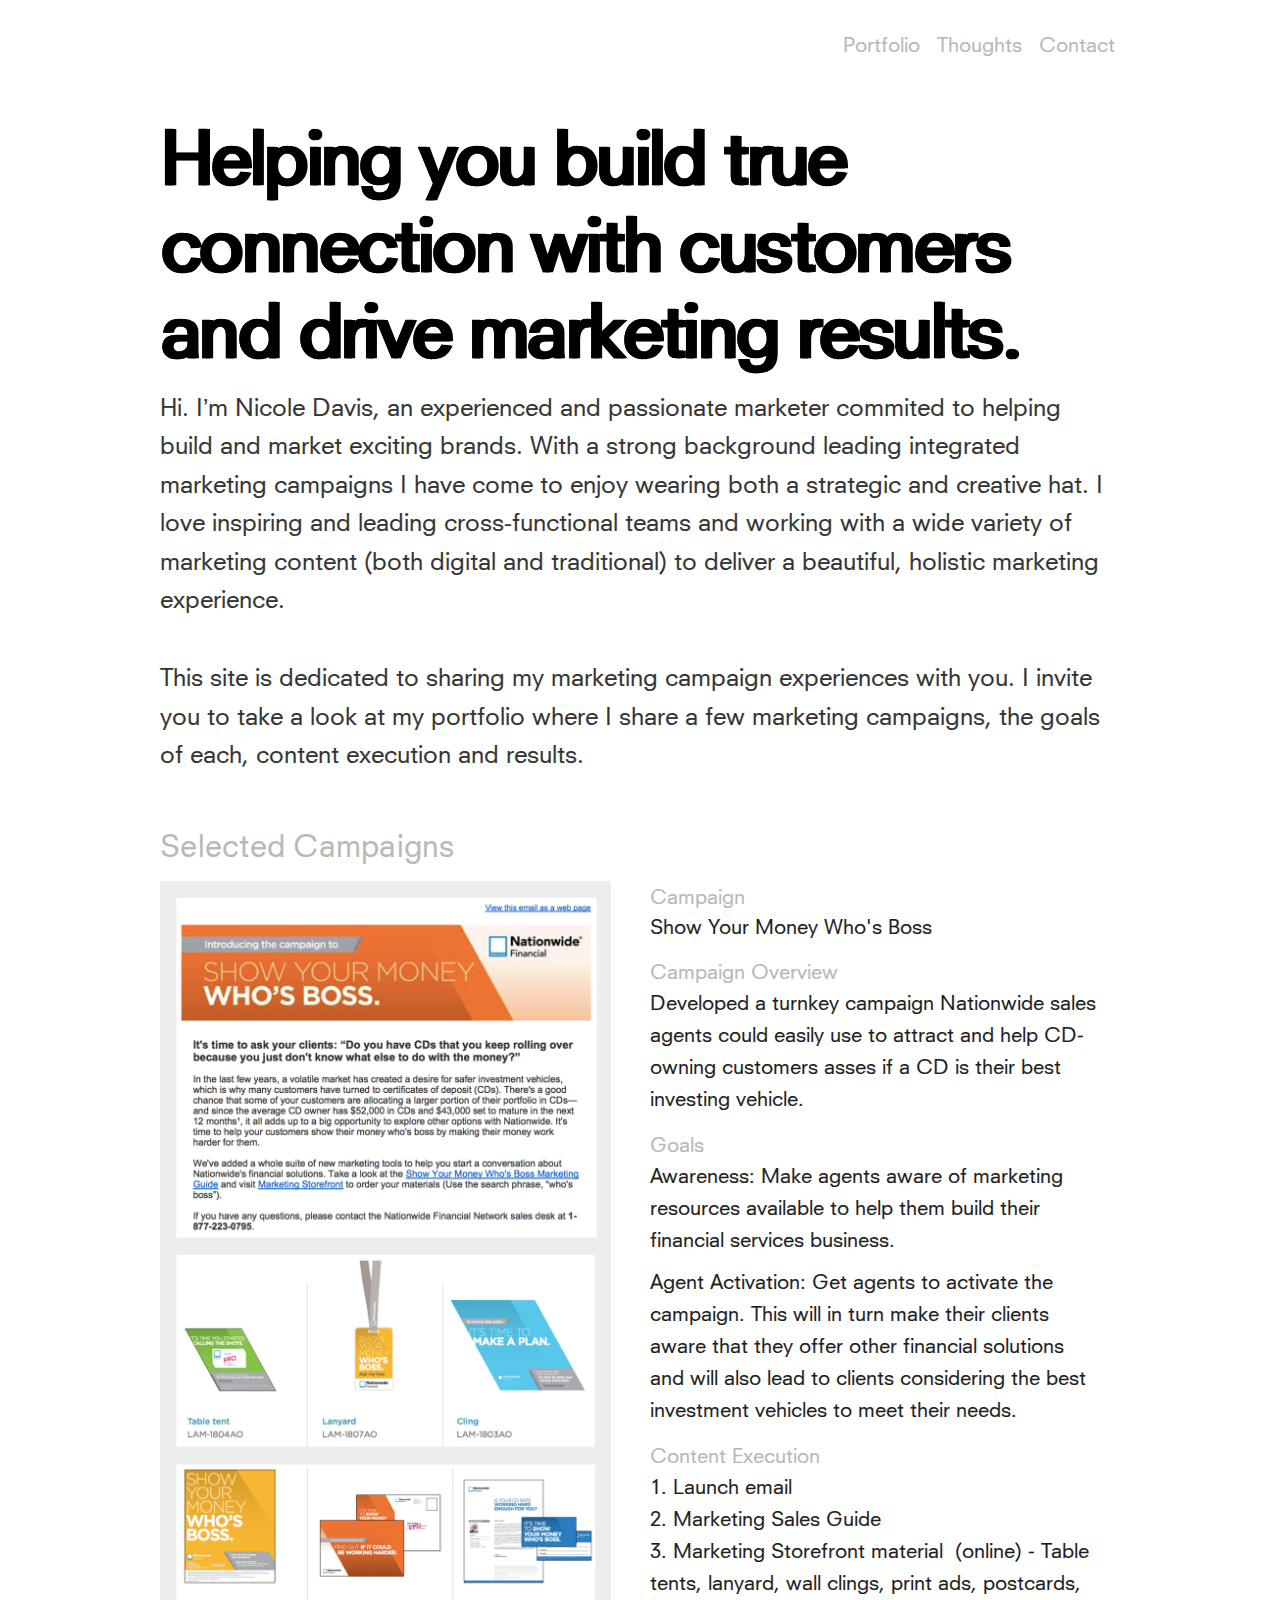
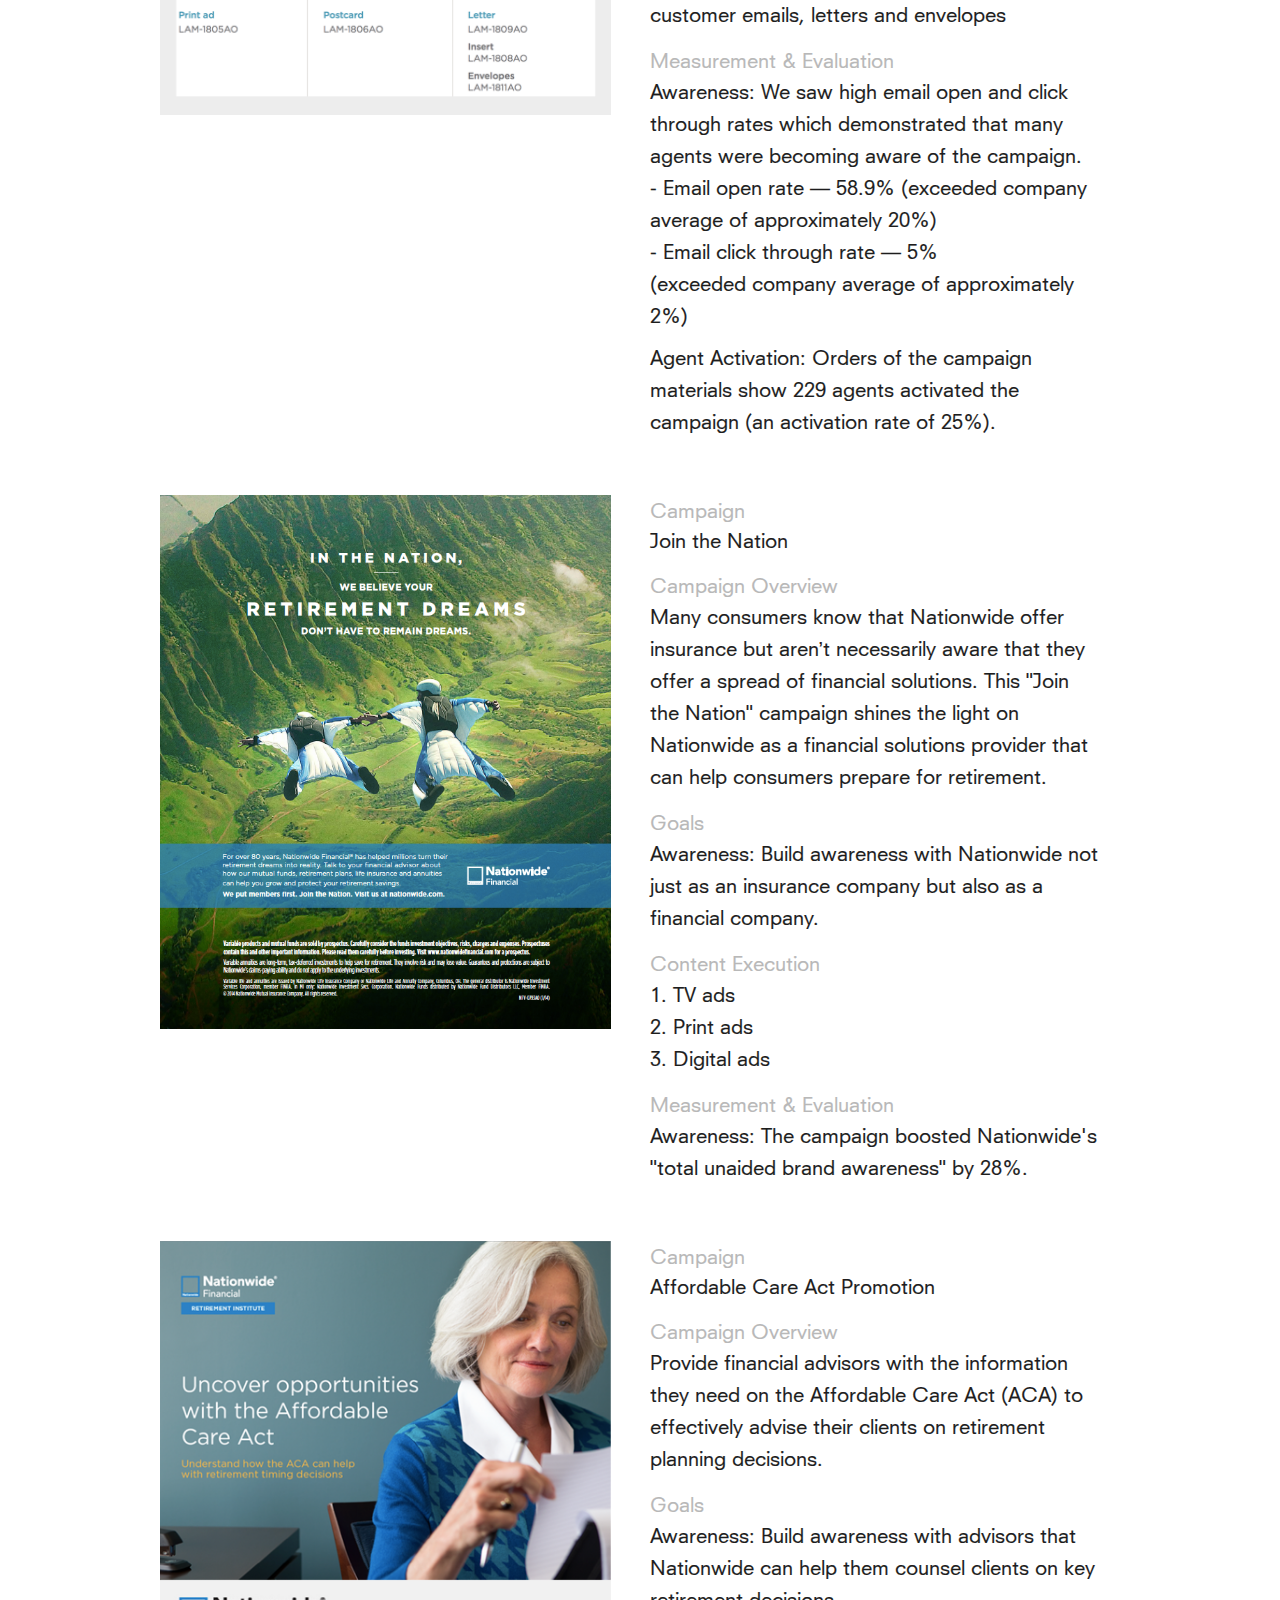
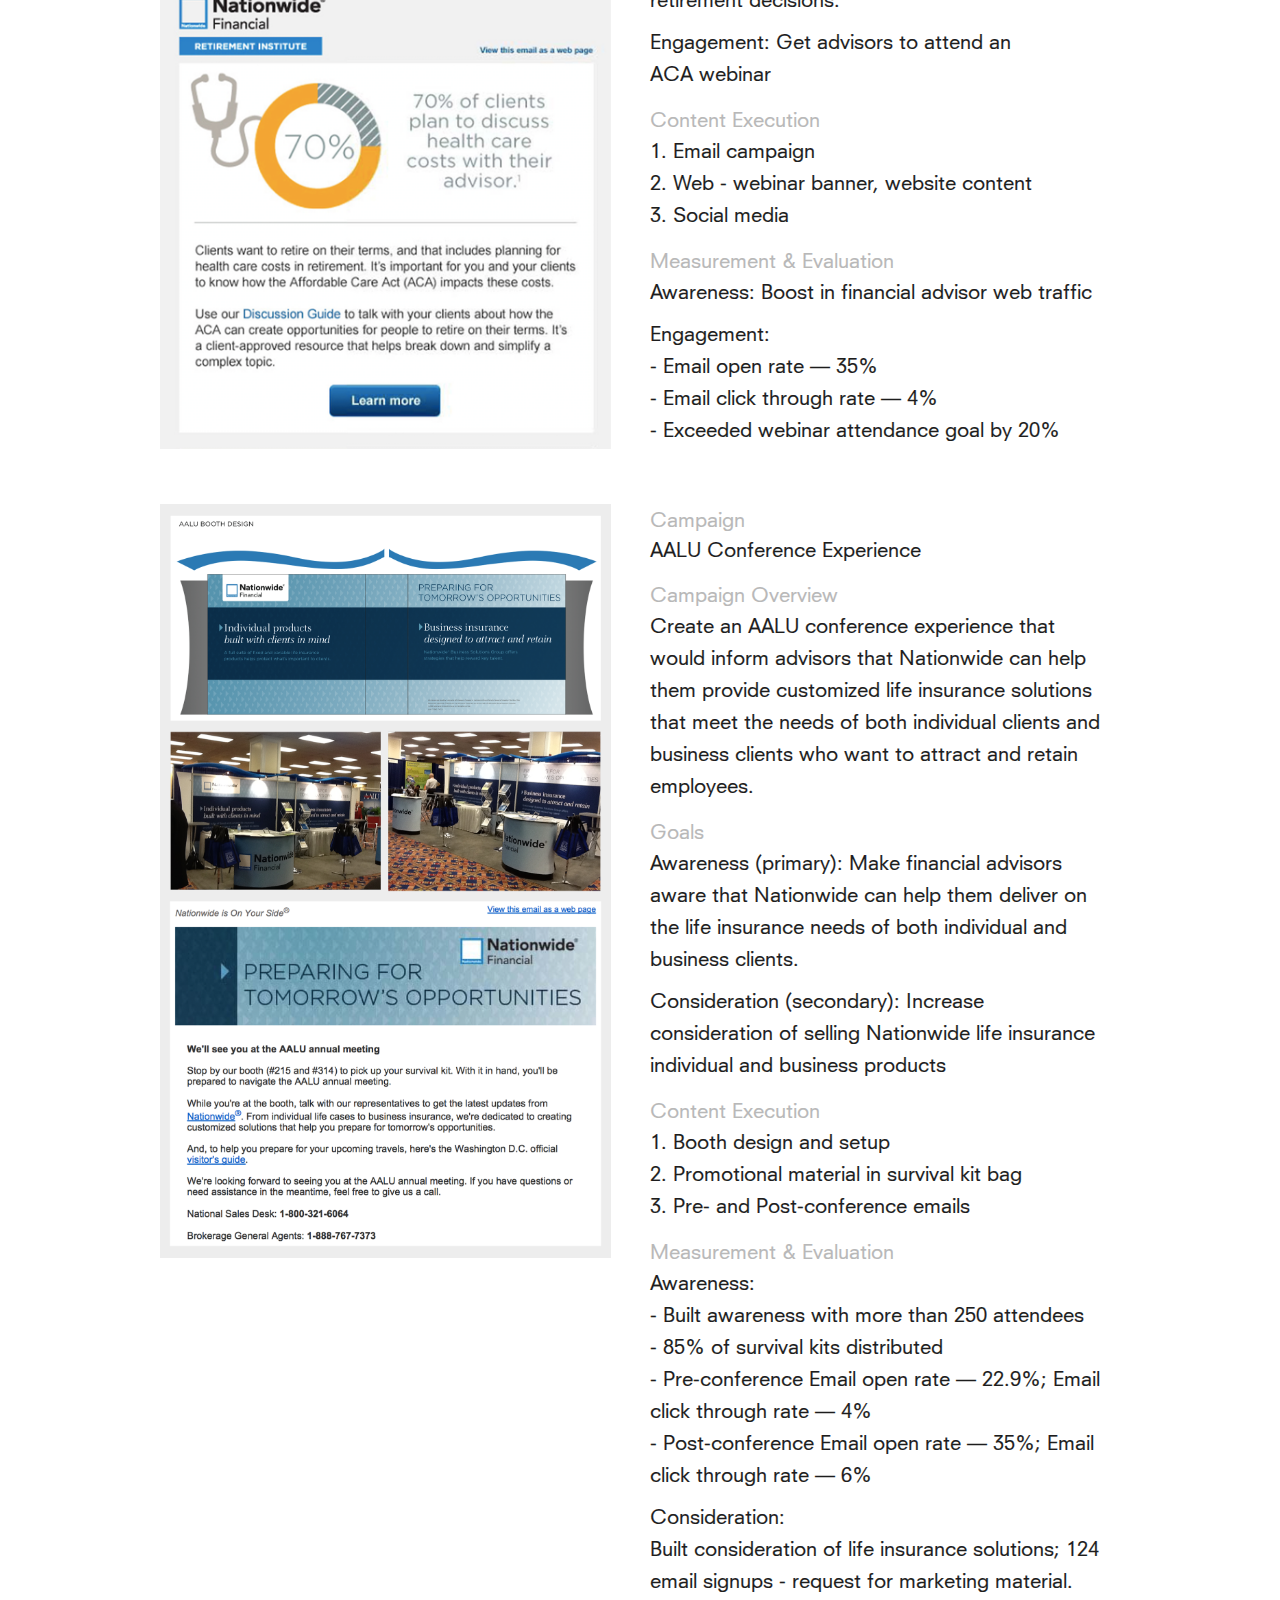
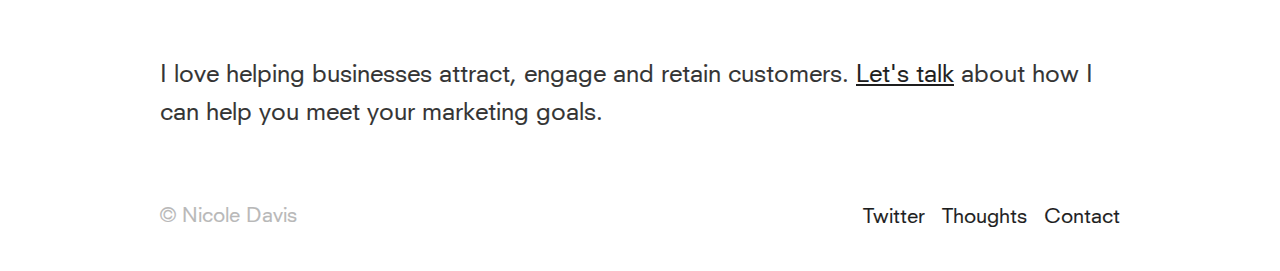
<file: index.html>
<!DOCTYPE html>
<html lang="en">
<head>
  <meta charset="utf-8">
  <title>Marketing Campaign Manager</title>
  <meta name="description" content="Marketing Campaign Manager">
  <meta name="author" content="Nicole Davis">

  <meta name="viewport" content="width=device-width, initial-scale=1">

  <link rel="stylesheet" href="css/normalize.css">
  <link rel="stylesheet" href="css/skeleton.css">
  <link rel="stylesheet" href="css/custom.css">

  <link rel="icon" type="image/png" href="images/favicon.png">
</head>
<body>
  <header>
    <div class="container">
      <div class="row">
        <div class="eleven column">
            <ul>
              <li><a href="#portfolio">Portfolio</a></li>
              <li><a href="https://medium.com/@nicolefdavis" target="_blank">Thoughts</a></li>
              <li><a href="mailto:nicolefthomas@gmail.com?subject=Hello Nicole">Contact</a></li>
            </ul>
        </div>
      </div>
    </div>
  </header>

  <section class="hero">
    <div class="container">
      <div class="row">
        <div class="eleven column">
            <h1>Helping you build true connection with customers and drive marketing results.</h1>

            <p>Hi. I’m Nicole Davis, an experienced and passionate marketer commited to helping build and market exciting brands. With a strong background leading integrated marketing campaigns I have come to enjoy wearing both a strategic and creative hat. I love inspiring and leading cross-functional teams and working with a wide variety of marketing content (both digital and traditional) to deliver a beautiful, holistic marketing experience.</p>

            <p>This site is dedicated to sharing my marketing campaign experiences with you. I invite you to take a look at my portfolio where I share a few marketing campaigns, the goals of each, content execution and results.</p>
        </div>
      </div>
    </div>
  </section>

  <section id="portfolio" class="projects categories">
    <div class="container">
      <div class="row">
        <h2>Selected Campaigns</h2>

        <ul>
          <li class="one-half column category" style="margin-left: 0;">
            <img class="u-max-full-width" src="images/campaign-show-your-money-whos-boss.png"/>
          </li>

          <li class="one-half column category">
            <span class="description">Campaign</span>
            <span class="entity">Show Your Money Who's Boss</span>

            <section class="campaign-description">
              <span class="description">Campaign Overview</span>
              <p>Developed a turnkey campaign Nationwide sales agents could easily use to attract and help CD-owning customers asses if a CD is their best investing vehicle.</p>
            </section>

            <section class="campaign-description">
              <span class="description">Goals</span>
              <p>Awareness: Make agents aware of marketing resources available to help them build their financial services business.</p>
              <p>Agent Activation: Get agents to activate the campaign. This will in turn make their clients aware that they offer other financial solutions and will also lead to clients considering the best investment vehicles to meet their needs.</p>
            </section>

            <section class="campaign-description">
              <span class="description">Content Execution</span>
              <p>1. Launch email 
                <br>2. Marketing Sales Guide
                <br>3. Marketing Storefront material  (online) - Table tents, lanyard, wall clings, print ads, postcards, customer emails, letters and envelopes
              </p>
            </section>

            <section class="campaign-description">
              <span class="description">Measurement & Evaluation</span>
              <p>Awareness: We saw high email open and click through rates which demonstrated that many agents were becoming aware of the campaign.
                 <br>- Email open rate — 58.9% (exceeded company average of approximately 20%)
                 <br>- Email click through rate — 5% (exceeded company average of approximately 2%)
              </p>
              <p>Agent Activation: Orders of the campaign materials show 229 agents activated the campaign (an activation rate of 25%).</p>
            </section>

          </li>

          <li class="one-half column category" style="margin-left: 0;">
            <img class="u-max-full-width" src="images/unlock-print.png"/>
          </li>

          <li class="one-half column category">
            <span class="description">Campaign</span>
            <span class="entity">Join the Nation</span>

            <section class="campaign-description">
              <span class="description">Campaign Overview</span>
              <p>Many consumers know that Nationwide offer insurance but aren’t necessarily aware that they offer a spread of financial solutions. This "Join the Nation" campaign shines the light on Nationwide as a financial solutions provider that can help consumers prepare for retirement.</p>
            </section>

            <section class="campaign-description">
              <span class="description">Goals</span>
              <p>Awareness: Build awareness with Nationwide not just as an insurance company but also as a financial company.</p>

            <section class="campaign-description">
              <span class="description">Content Execution</span>
              <p>1. TV ads
                <br>2. Print ads
                <br>3. Digital ads
            </section>

            <section class="campaign-description">
              <span class="description">Measurement & Evaluation</span>
              <p>Awareness: The campaign boosted Nationwide's "total unaided brand awareness" by 28%.</p>
            </section>
          </li>

          <li class="one-half column category" style="margin-left: 0;">
            <img class="u-max-full-width" src="images/campaign-affordable-care-act-promotion.png"/>
          </li>

          <li class="one-half column category">
            <span class="description">Campaign</span>
            <span class="entity">Affordable Care Act Promotion</span>

            <section class="campaign-description">
              <span class="description">Campaign Overview</span>
              <p>Provide financial advisors with the information they need on the Affordable Care Act (ACA) to effectively advise their clients on retirement planning decisions.</p>
            </section>

            <section class="campaign-description">
              <span class="description">Goals</span>
              <p>Awareness: Build awareness with advisors that Nationwide can help them counsel clients on key retirement decisions.</p>
              <p>Engagement: Get advisors to attend an ACA webinar</p>
            </section>

            <section class="campaign-description">
              <span class="description">Content Execution</span>
              <p>1. Email campaign 
                <br>2. Web - webinar banner, website content
                <br>3. Social media 
              </p>
            </section>

            <section class="campaign-description">
              <span class="description">Measurement & Evaluation</span>
              <p>Awareness: Boost in financial advisor web traffic</p>
              <p>Engagement: 
              <br>- Email open rate — 35% 
              <br>- Email click through rate — 4% 
              <br>- Exceeded webinar attendance goal by 20%</p>
            </section>
          </li>

          <li class="one-half column category" style="margin-left: 0;">
            <img class="u-max-full-width" src="images/booth-design-aalu-conference.png"/>
          </li>

          <li class="one-half column category">
            <span class="description">Campaign</span>
            <span class="entity">AALU Conference Experience</span>

            <section class="campaign-description">
              <span class="description">Campaign Overview</span>
              <p>Create an AALU conference experience that would inform advisors that Nationwide can help them provide customized life insurance solutions that meet the needs of both individual clients and business clients who want to attract and retain employees.</p>
            </section>

            <section class="campaign-description">
              <span class="description">Goals</span>
              <p>Awareness (primary): Make financial advisors aware that Nationwide can help them deliver on the life insurance needs of both individual and business clients.</p>
              <p>Consideration (secondary): Increase consideration of selling Nationwide life insurance individual and business products</p>
            </section>

            <section class="campaign-description">
              <span class="description">Content Execution</span>
              <p>1. Booth design and setup 
                <br>2. Promotional material in survival kit bag
                <br>3. Pre- and Post-conference emails
              </p>
            </section>

            <section class="campaign-description">
              <span class="description">Measurement & Evaluation</span>
              <p>Awareness:
               <br>- Built awareness with more than 250 attendees
               <br>- 85% of survival kits distributed
               <br>- Pre-conference Email open rate — 22.9%;  Email click through rate — 4%
               <br>- Post-conference Email open rate — 35%;  Email click through rate — 6%
              </p>
              <p>Consideration:  
               <br>Built consideration of life insurance solutions; 124 email signups - request for marketing material.
              </p>
            </section>
          </li>
        </ul>
      </div>
    </div>
  </section>

  <section class="expertise">
    <div class="container">

      <div class="row">
        <div class="eleven column">
          <p>I love helping businesses attract, engage and retain customers.
          <a href="mailto:nicolefthomas@gmail.com?subject=Hello Nicole">Let's talk</a> about how I can help you meet your marketing goals.</p>
        </div>
      </div>
    </div>
  </section>

  <footer>
    <div class="container">
      <div class="row">
        <div class="eleven column">
          <ul class="social">
            <li><a href="https://twitter.com/nicolefdavis" target="_blank">Twitter</a></li>
            <li><a href="https://medium.com/@nicolefdavis" target="_blank">Thoughts</a></li>
            <li><a href="mailto:nicolefthomas@gmail.com?subject=Hello Nicole">Contact</a></li>

            <li class="copyright">© Nicole Davis</li>
          </ul>
        </div>
      </div>
    </div>
  </footer>

</body>
</html>
</file>
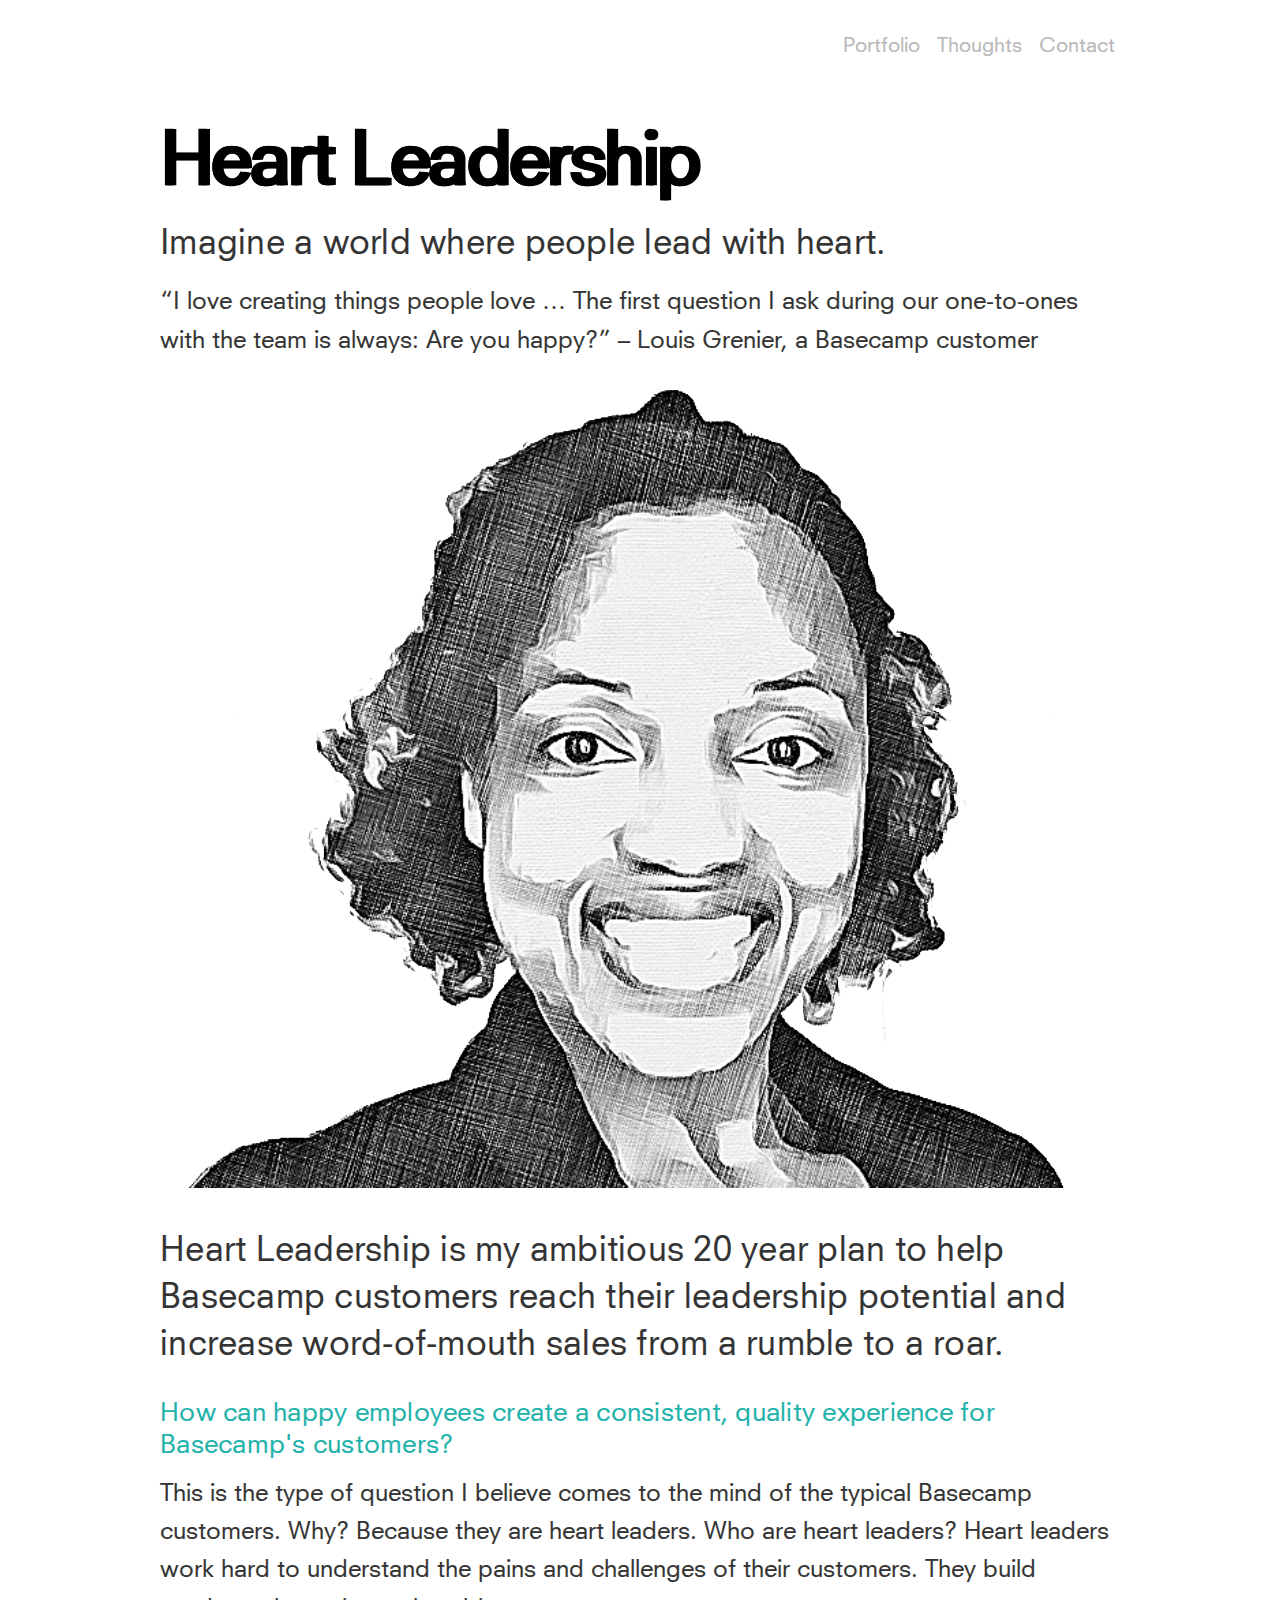
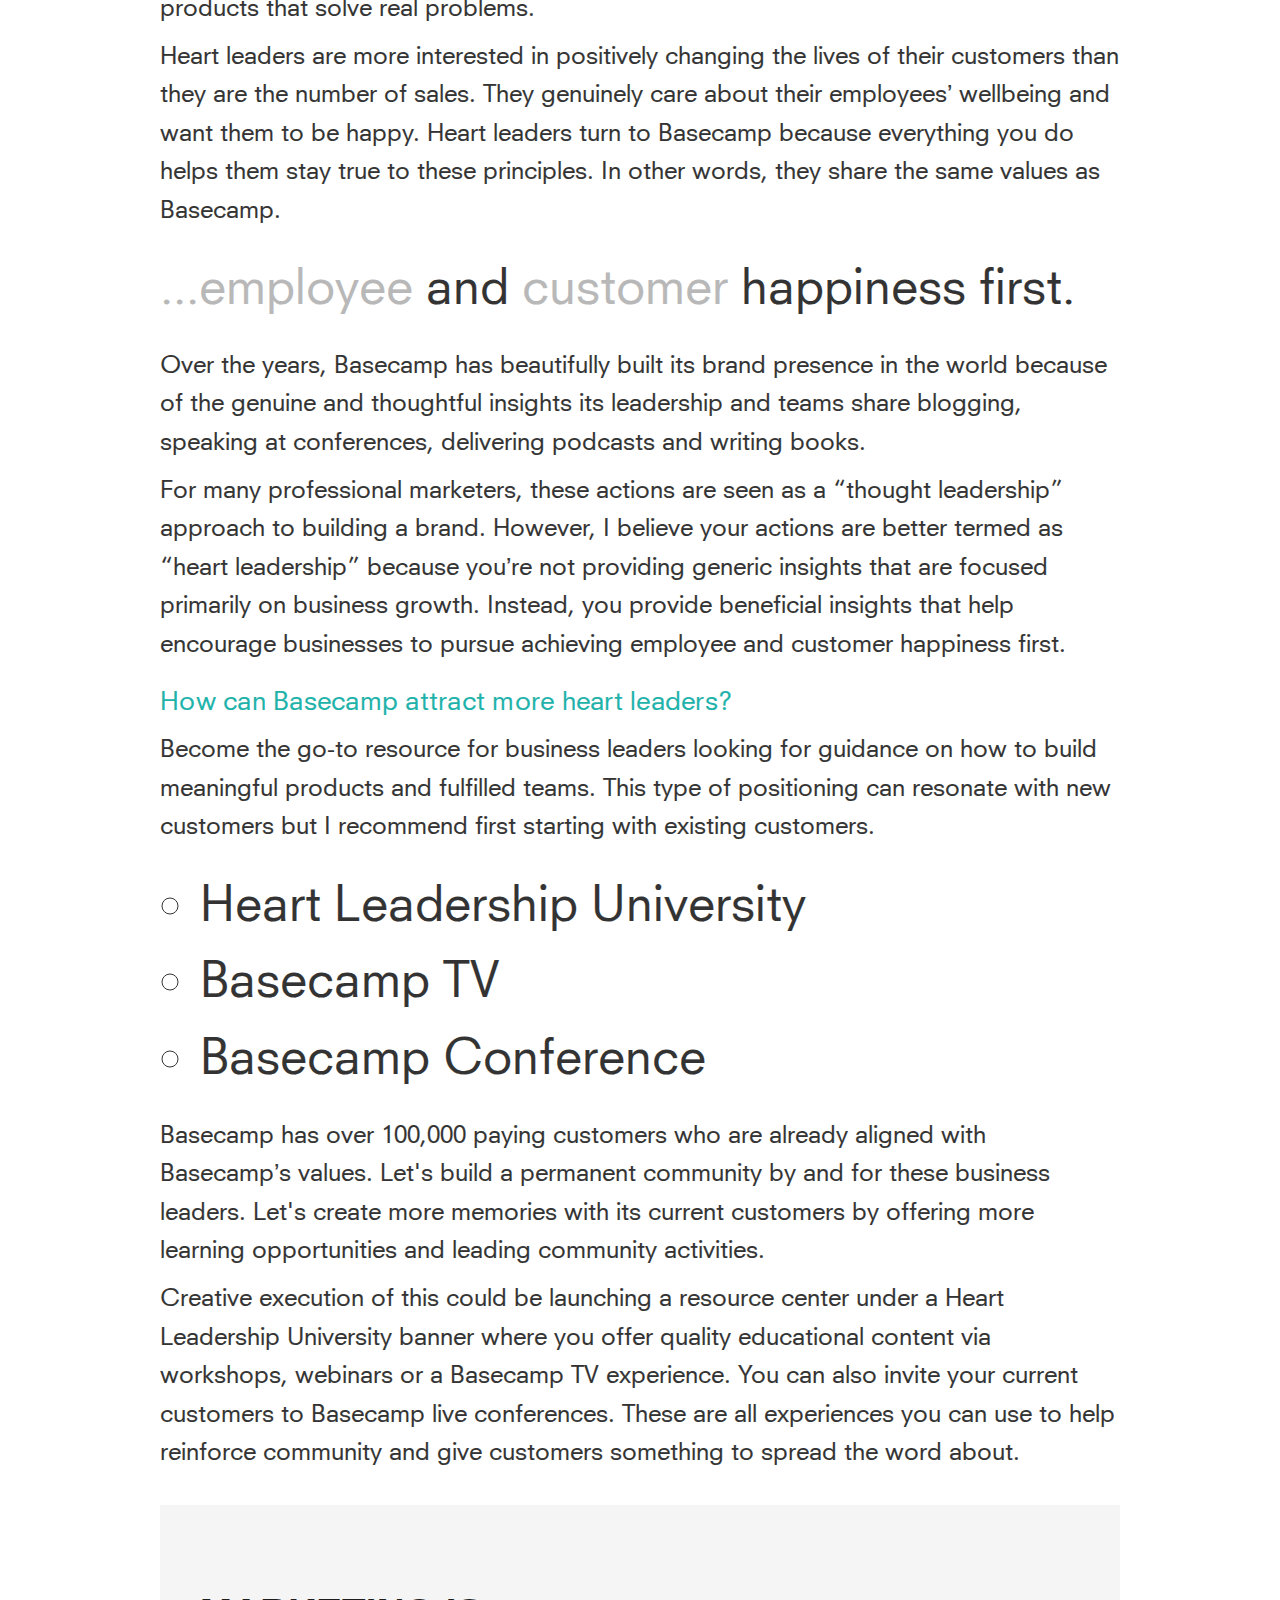
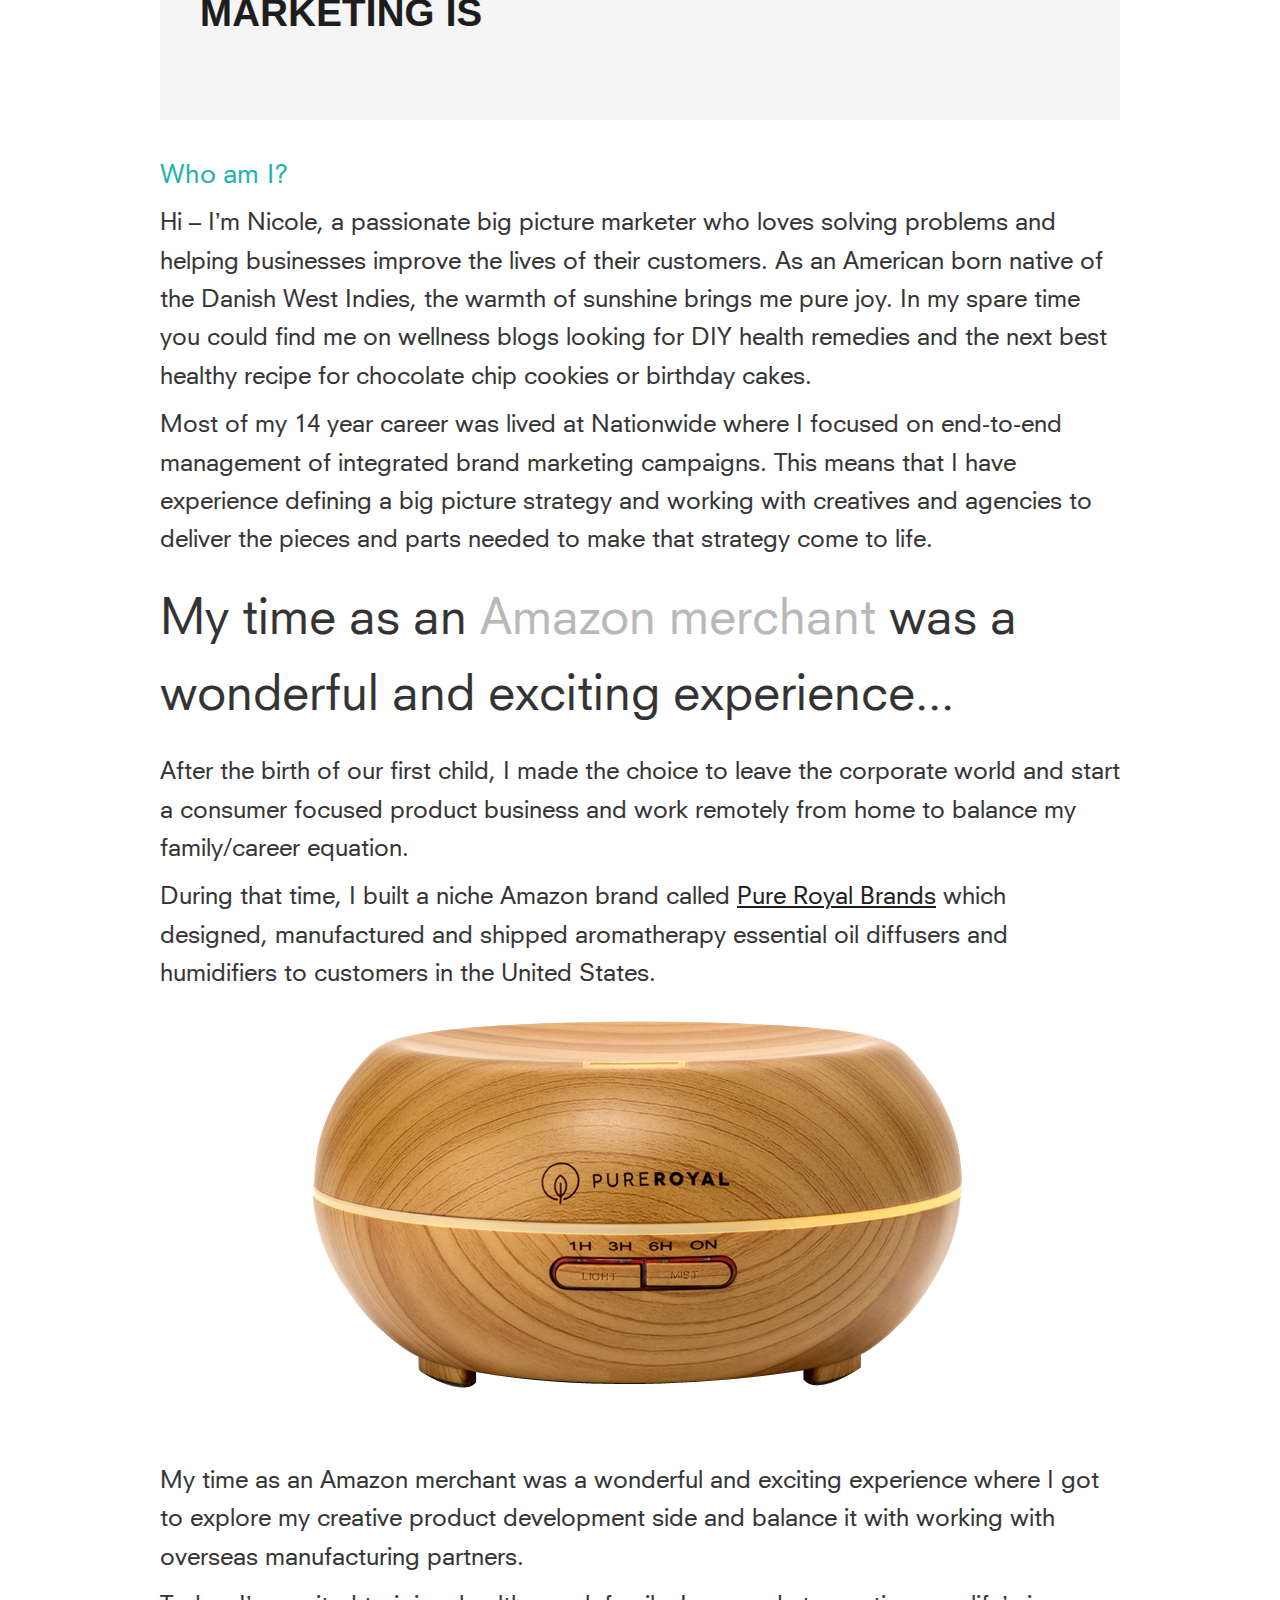
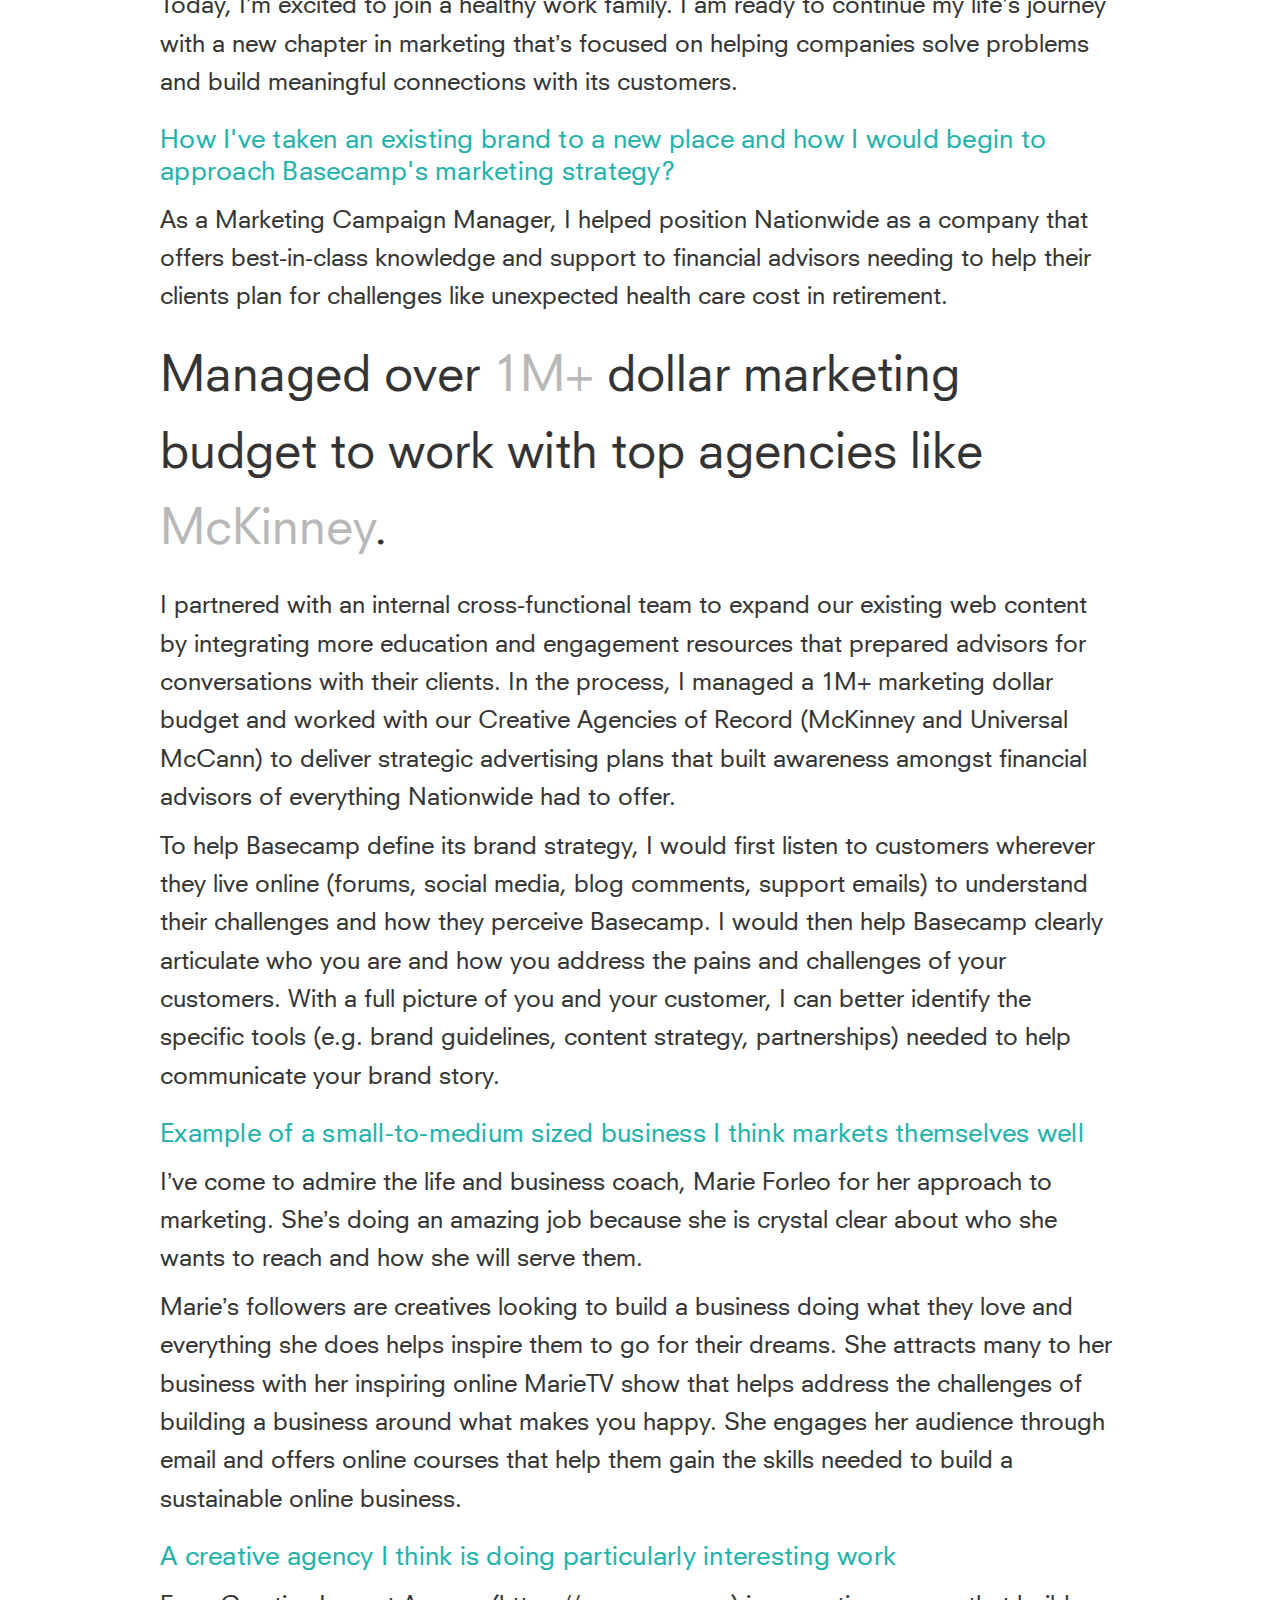
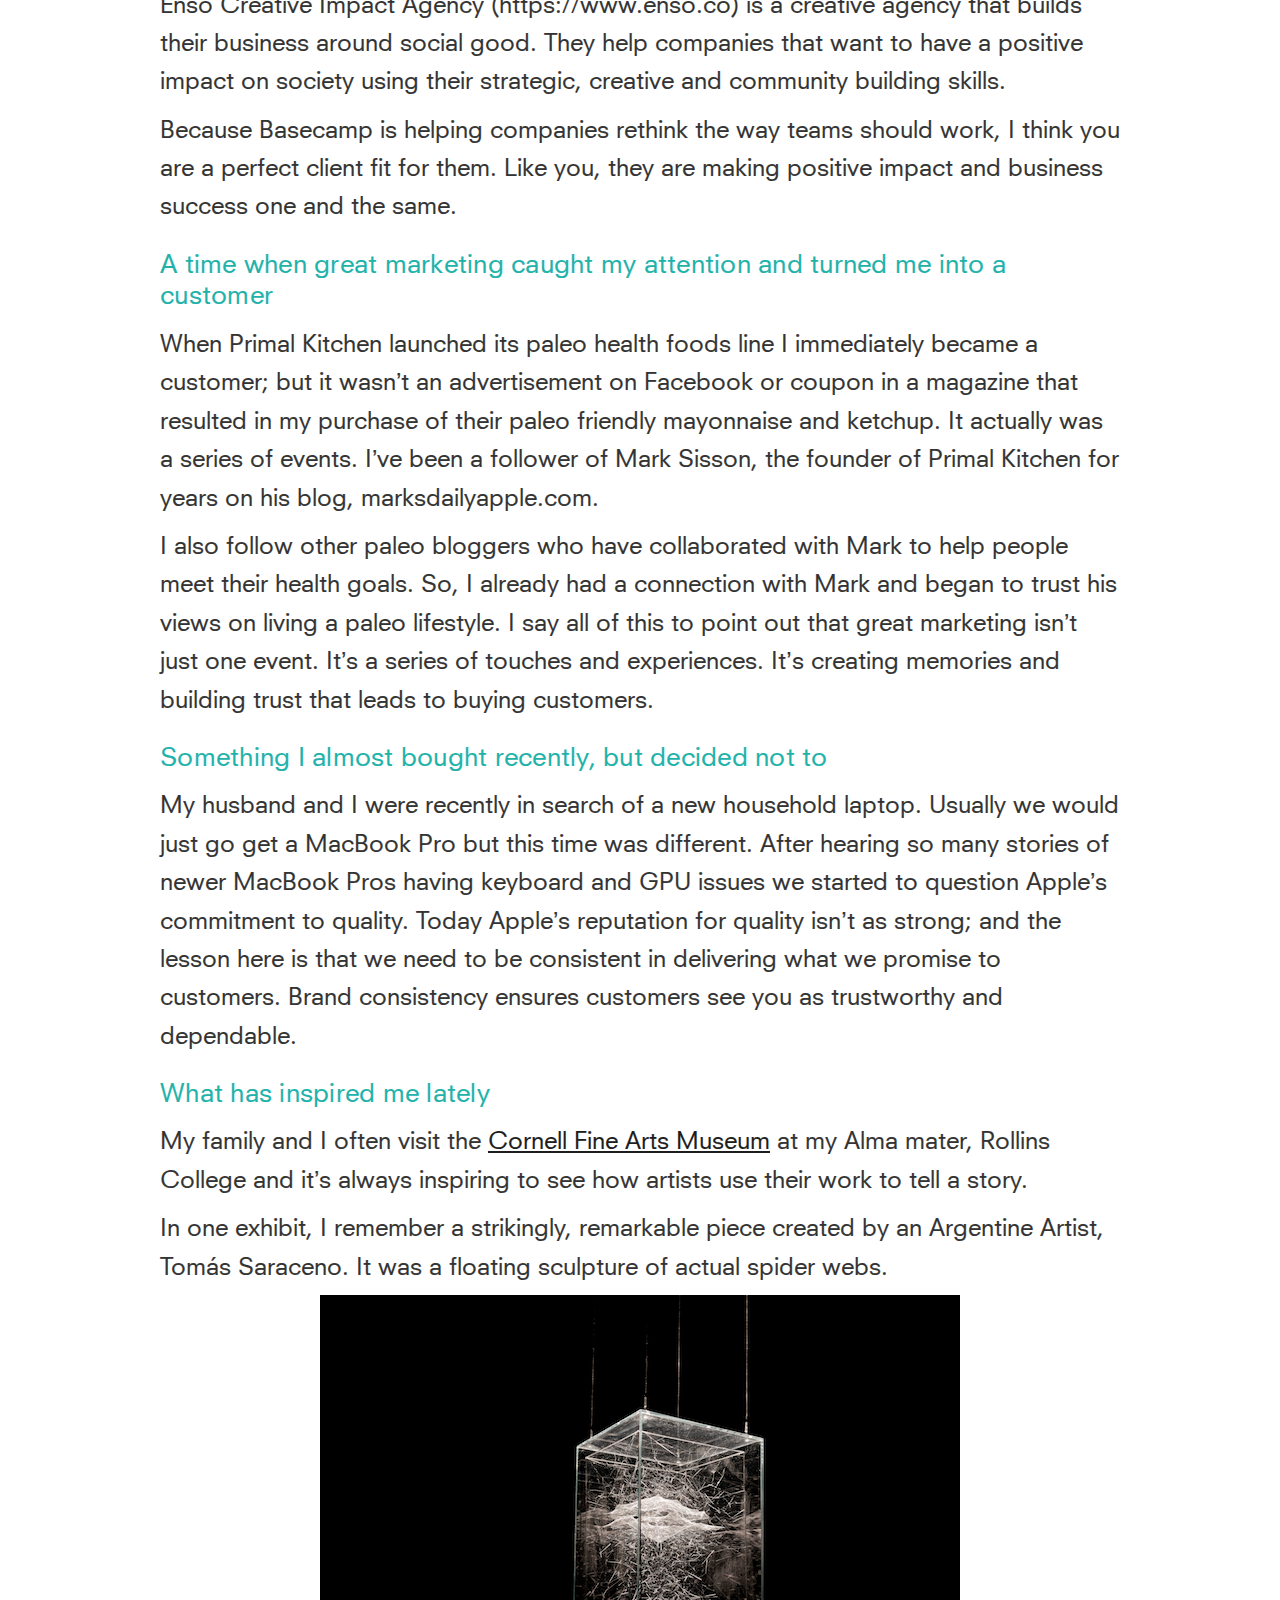
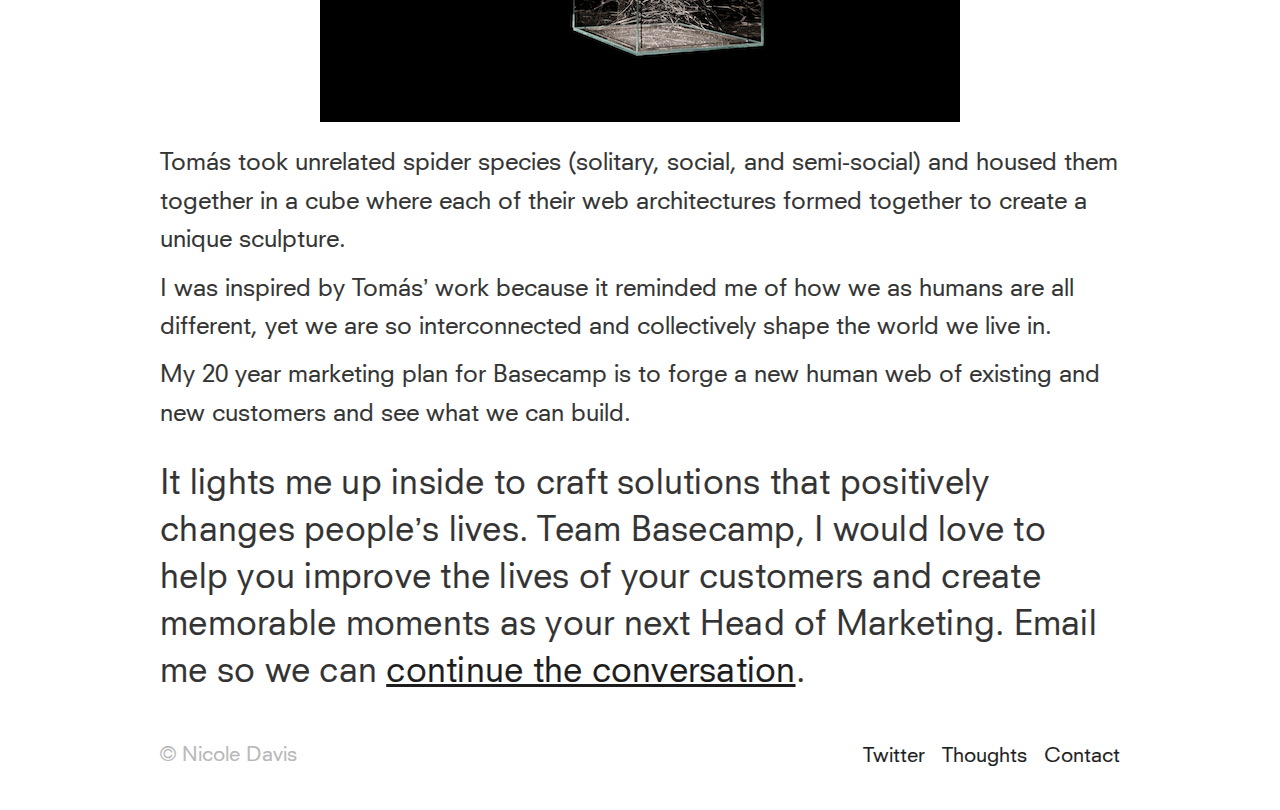
<file: basecamp/index.html>
<!DOCTYPE html>
<html lang="en">
<head>
  <meta charset="utf-8">
  <title>Head of Marketing</title>
  <meta name="description" content="Head of Marketing">
  <meta name="author" content="Nicole Davis">

  <meta name="viewport" content="width=device-width, initial-scale=1">

  <link rel="stylesheet" href="../css/normalize.css">
  <link rel="stylesheet" href="../css/skeleton.css">
  <link rel="stylesheet" href="../css/custom.css">
  <link rel="stylesheet" href="../css/basecamp.css">

  <link rel="icon" type="image/png" href="../images/favicon.png">
</head>
<body>
  <header>
    <div class="container">
      <div class="row">
        <div class="eleven column">
            <ul>
              <li><a href="#">Portfolio</a></li>
              <li><a href="https://medium.com/@nicolefdavis" target="_blank">Thoughts</a></li>
              <li><a href="mailto:nicolefthomas@gmail.com?subject=Hello Nicole">Contact</a></li>
            </ul>
        </div>
      </div>
    </div>
  </header>

  <section class="hero">
    <div class="container">
      <div class="row">
        <div class="eleven column">
          <h1>Heart Leadership</h1>
          <h2>Imagine a world where people lead with heart. </h2>
          <p>“I love creating things people love … The first question I ask during our one-to-ones with the team is always: Are you happy?” – Louis Grenier, a Basecamp customer</p>
        </div>
      </div>

      <div class="row">
        <div class="eleven column">
          <p>
            <img class="u-max-full-width" src="../images/XtWDGL6TN.png" alt="Hero photo"/>
          </p>
        </div>
      </div>
    </div>
  </section>

  <section class="hero">
    <div class="container">
      <div class="row">
        <div class="eleven column">
          <h2>Heart Leadership is my ambitious 20 year plan to help Basecamp customers reach their leadership potential and increase word-of-mouth sales from a rumble to a roar.</h2>
        </div>
      </div>
    </div>
  </section>

  <section class="expertise">
    <div class="container">
      <div class="row">
        <div class="eleven column">
          <h2>How can happy employees create a consistent, quality experience for Basecamp's customers? </h2>

          <p>This is the type of question I believe comes to the mind of the typical Basecamp customers. Why? Because they are heart leaders. Who are heart leaders? Heart leaders work hard to understand the pains and challenges of their customers. They build products that solve real problems. </p>

          <p>Heart leaders are more interested in positively changing the lives of their customers than they are the number of sales. They genuinely care about their employees’ wellbeing and want them to be happy. Heart leaders turn to Basecamp because everything you do helps them stay true to these principles. In other words, they share the same values as Basecamp.</p>

          <div class="blockquote">
            <span>...employee</span> and <span>customer</span> happiness first.
          </div>

          <p> Over the years, Basecamp has beautifully built its brand presence in the world because of the genuine and thoughtful insights its leadership and teams share blogging, speaking at conferences, delivering podcasts and writing books. </p>

          <p>For many professional marketers, these actions are seen as a “thought leadership” approach to building a brand. However, I believe your actions are better termed as “heart leadership” because you’re not providing generic insights that are focused primarily on business growth. Instead, you provide beneficial insights that help encourage businesses to pursue achieving employee and customer happiness first.</p>
        </div>
      </div>

      <div class="row">
        <div class="eleven column">
          <h2>How can Basecamp attract more heart leaders? </h2>
          <p>Become the go-to resource for business leaders looking for guidance on how to build meaningful products and fulfilled teams. This type of positioning can resonate with new customers but I recommend first starting with existing customers.</p>
          <!-- <div class="metric">
            <div class="statistic">85%</div>
            <div class="description">New customers are <em>from word-of-mouth. (Source: Alignable survey)</em></div>
          </div> -->
          <div class="blockquote">
            <ul>
              <li>Heart Leadership University</li>
              <li>Basecamp TV</li>
              <li>Basecamp Conference</li>
            </ul>
          </div>

          <p>Basecamp has over 100,000 paying customers who are already aligned with Basecamp’s values. Let's build a permanent community by and for these business leaders. Let's create more memories with its current customers by offering more learning opportunities and leading community activities.</p>

          <p>Creative execution of this could be launching a resource center under a Heart Leadership University banner where you offer quality educational content via workshops, webinars or a Basecamp TV experience. You can also invite your current customers to Basecamp live conferences. These are all experiences you can use to help reinforce community and give customers something to spread the word about.</p>
      </div>

      <div class="row">
        <div class="eleven column billboard">
          <p>
            <h2 class="sentence">MARKETING IS
              <div class="fadeIn">
                <span><em>CREATING MEMORIES.</em></span>
                <span><em>BUILDING COMMUNITY.</em></span>
                <span><em>TEACHING PEOPLE.</em></span>
                <span><em>POSITIVE IMPACT.</em></span>
              </div>
            </h2>
          </p>
        </div>
      </div>

      <div class="row">
        <div class="eleven column">
          <h2>Who am I?</h2>

          <p>Hi – I’m Nicole, a passionate big picture marketer who loves solving problems and helping businesses improve the lives of their customers. As an American  born native of the Danish West Indies, the warmth of sunshine brings me pure joy. In my spare time you could find me on wellness blogs looking for DIY health remedies and the next best healthy recipe for chocolate chip cookies or birthday cakes. </p>

          <p>Most of my 14 year career was lived at Nationwide where I focused on end-to-end management of integrated brand marketing campaigns. This means that I have experience defining a big picture strategy and working with creatives and agencies to deliver the pieces and parts needed to make that strategy come to life. </p>

          <div class="blockquote">
            My time as an <span>Amazon merchant</span> was a wonderful and exciting experience...
          </div>

          <p>After the birth of our first child, I made the choice to leave the corporate world and start a consumer focused product business and work remotely from home to balance my family/career equation.</p>

          <p>During that time, I built a niche Amazon brand called <a href="https://pureroyalbrands.com/" target="_blank">Pure Royal Brands</a> which designed, manufactured and shipped aromatherapy essential oil diffusers and humidifiers to customers in the United States.</p>

          <p style="text-align: center;"><img class="u-max-full-width" src="../images/01.png" alt="essential oil diffuser"/></p>

          <p>My time as an Amazon merchant was a wonderful and exciting experience where I got to explore my creative product development side and balance it with working with overseas manufacturing partners.</p>

          <p>Today, I’m excited to join a healthy work family. I am ready to continue my life’s journey with a new chapter in marketing that’s focused on helping companies solve problems and build meaningful connections with its customers.</p>
        </div>
      </div>

      <div class="row">
        <div class="eleven column">
          <h2>How I've taken an existing brand to a new place and how I would begin to approach Basecamp's marketing strategy?</h2>

          <p>As a Marketing Campaign Manager, I helped position Nationwide as a company that offers best-in-class knowledge and support to financial advisors needing to help their clients plan for challenges like unexpected health care cost in retirement. </p>

          <div class="blockquote">
            Managed over <span>1M+</span> dollar marketing budget to work with top agencies like <span>McKinney</span>.
          </div>

          <p>I partnered with an internal cross-functional team to expand our existing web content by integrating more education and engagement resources that prepared advisors for conversations with their clients. In the process, I managed a 1M+ marketing dollar budget and worked with our Creative Agencies of Record (McKinney and Universal McCann) to deliver strategic advertising plans that built awareness amongst financial advisors of everything Nationwide had to offer. </p>

          <p>To help Basecamp define its brand strategy, I would first listen to customers wherever they live online (forums, social media, blog comments, support emails) to understand their challenges and how they perceive Basecamp. I would then help Basecamp clearly articulate who you are and how you address the pains and challenges of your customers. With a full picture of you and your customer, I can better identify the specific tools (e.g. brand guidelines, content strategy, partnerships) needed to help communicate your brand story.</p>
        </div>
      </div>

      <div class="row">
        <div class="eleven column">
          <h2>Example of a small-to-medium sized business I think markets themselves well </h2>

          <p>I’ve come to admire the life and business coach, Marie Forleo for her approach to marketing. She’s doing an amazing job because she is crystal clear about who she wants to reach and how she will serve them.</p>

          <p>Marie’s followers are creatives looking to build a business doing what they love and everything she does helps inspire them to go for their dreams. She attracts many to her business with her inspiring online MarieTV show that helps address the challenges of building a business around what makes you happy. She engages her audience through email and offers online courses that help them gain the skills needed to build a sustainable online business.</p>
        </div>
      </div>

      <div class="row">
        <div class="eleven column">
          <h2>A creative agency I think is doing particularly interesting work</h2>
          <p>Enso Creative Impact Agency (https://www.enso.co) is a creative agency that builds their business around social good. They help companies that want to have a positive impact on society using their strategic, creative and community building skills. </p>
          <p>Because Basecamp is helping companies rethink the way teams should work, I think you are a perfect client fit for them. Like you, they are making positive impact and business success one and the same. </p>
        </div>
      </div>


    <div class="row">
      <div class="eleven column">
        <h2>A time when great marketing caught my attention and turned me into a customer</h2>
        <p>When Primal Kitchen launched its paleo health foods line I immediately became a customer; but it wasn’t an advertisement on Facebook or coupon in a magazine that resulted in my purchase of their paleo friendly mayonnaise and ketchup. It actually was a series of events. I’ve been a follower of Mark Sisson, the founder of Primal Kitchen for years on his blog, marksdailyapple.com. </p>

        <p>I also follow other paleo bloggers who have collaborated with Mark to help people meet their health goals. So, I already had a connection with Mark and began to trust his views on living a paleo lifestyle. I say all of this to point out that great marketing isn’t just one event. It’s a series of touches and experiences. It’s creating memories and building trust that leads to buying customers. </p>
      </div>
    </div>

    <div class="row">
      <div class="eleven column">
        <h2>Something I almost bought recently, but decided not to</h2>
        <p>My husband and I were recently in search of a new household laptop. Usually we would just go get a MacBook Pro but this time was different. After hearing so many stories of newer MacBook Pros having keyboard and GPU issues we started to question Apple’s commitment to quality. Today Apple’s reputation for quality isn’t as strong; and the lesson here is that we need to be consistent in delivering what we promise to customers. Brand consistency ensures customers see you as trustworthy and dependable. </p>
      </div>
    </div>

    <div class="row">
      <div class="eleven column">
        <h2>What has inspired me lately </h2>
        <p>My family and I often visit the <a href="https://www.rollins.edu/cornell-fine-arts-museum/" target="_blank">Cornell Fine Arts Museum</a> at my Alma mater, Rollins College and it’s always inspiring to see how artists use their work to tell a story. </p>

        <p>In one exhibit, I remember a strikingly, remarkable piece created by an Argentine Artist, Tomás Saraceno. It was a floating sculpture of actual spider webs.</p>

        <p style="text-align: center;"><img class="u-max-full-width" src="../images/03.jpg" alt="We are all connected in the web of humanity."/></p>

        <p>Tomás took unrelated spider species (solitary, social, and semi-social) and housed them together in a cube where each of their web architectures formed together to create a unique sculpture. </p>

        <p>I was inspired by Tomás’ work because it reminded me of how we as humans are all different, yet we are so interconnected and collectively shape the world we live in.</p>

        <p>My 20 year marketing plan for Basecamp is to forge a new human web of existing and new customers and see what we can build.</p>
      </div>
    </div>
  </section>

  <section class="hero">
    <div class="container">
      <div class="row">
        <div class="eleven column">
          <h2>It lights me up inside to craft solutions that positively changes people’s lives. Team Basecamp, I would love to help you improve the lives of your customers and create memorable moments as your next Head of Marketing. Email me so we can <a href="mailto:nicolefthomas@gmail.com?subject=Hello Nicole">continue the conversation</a>.</h2>
        </div>
      </div>
    </div>
  </section>


  <footer>
    <div class="container">
      <div class="row">
        <div class="eleven column">
          <ul class="social">
            <li><a href="https://twitter.com/nicolefdavis" target="_blank">Twitter</a></li>
            <li><a href="https://medium.com/@nicolefdavis" target="_blank">Thoughts</a></li>
            <li><a href="mailto:nicolefthomas@gmail.com?subject=Hello Nicole">Contact</a></li>

            <li class="copyright">© Nicole Davis</li>
          </ul>
        </div>
      </div>
    </div>
  </footer>

</body>
</html>
</file>
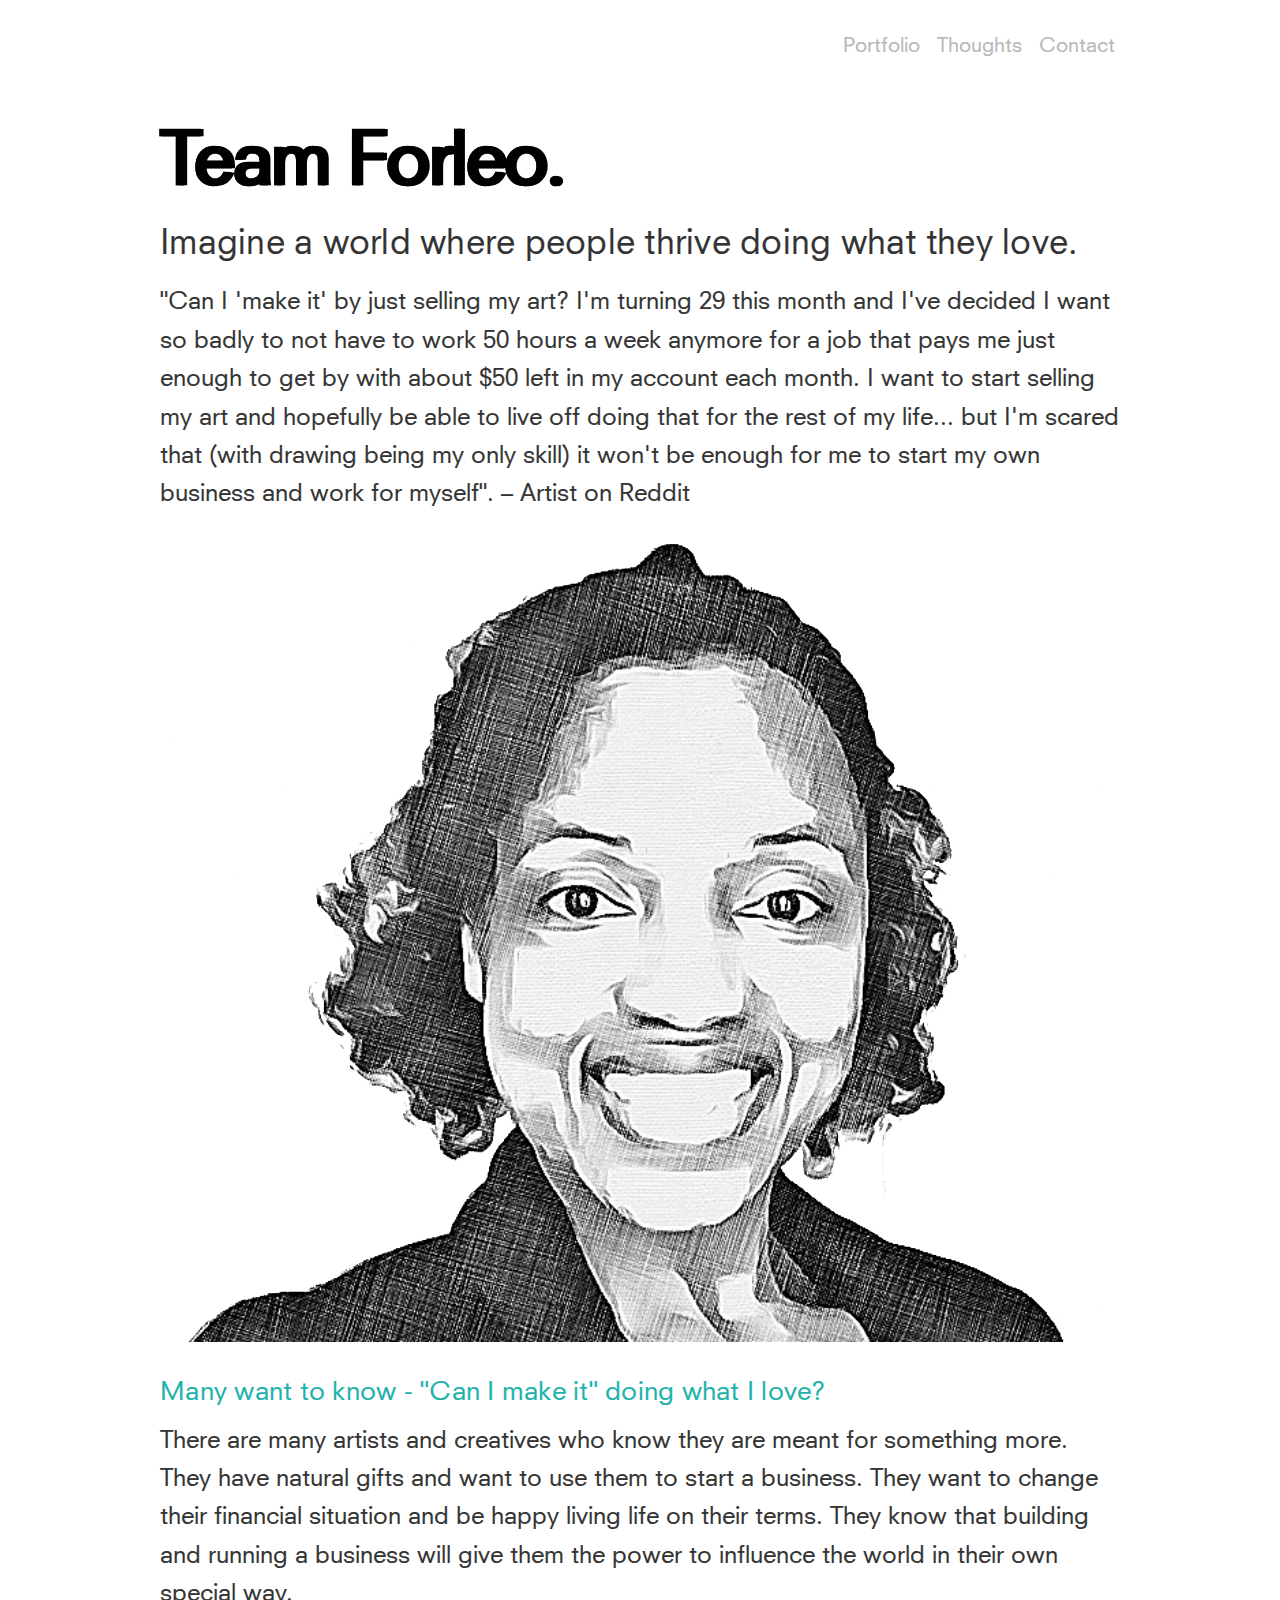
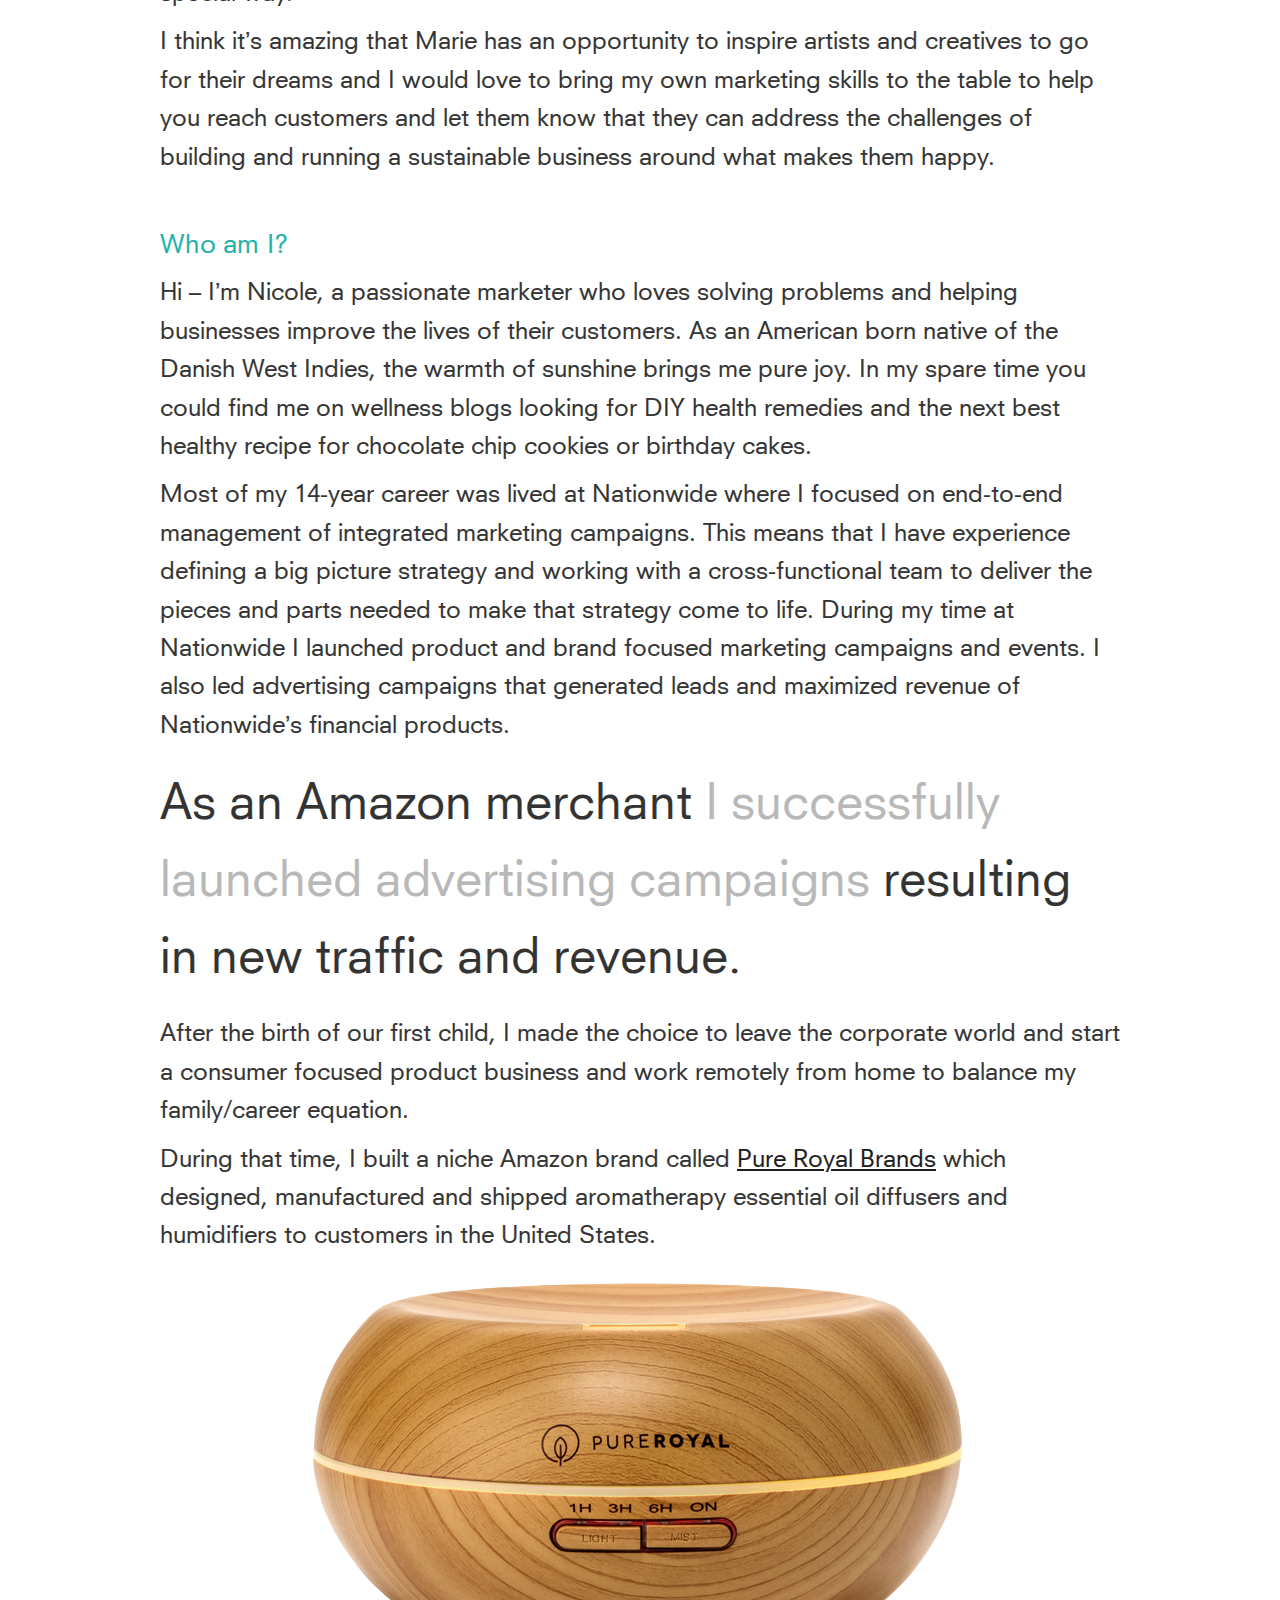
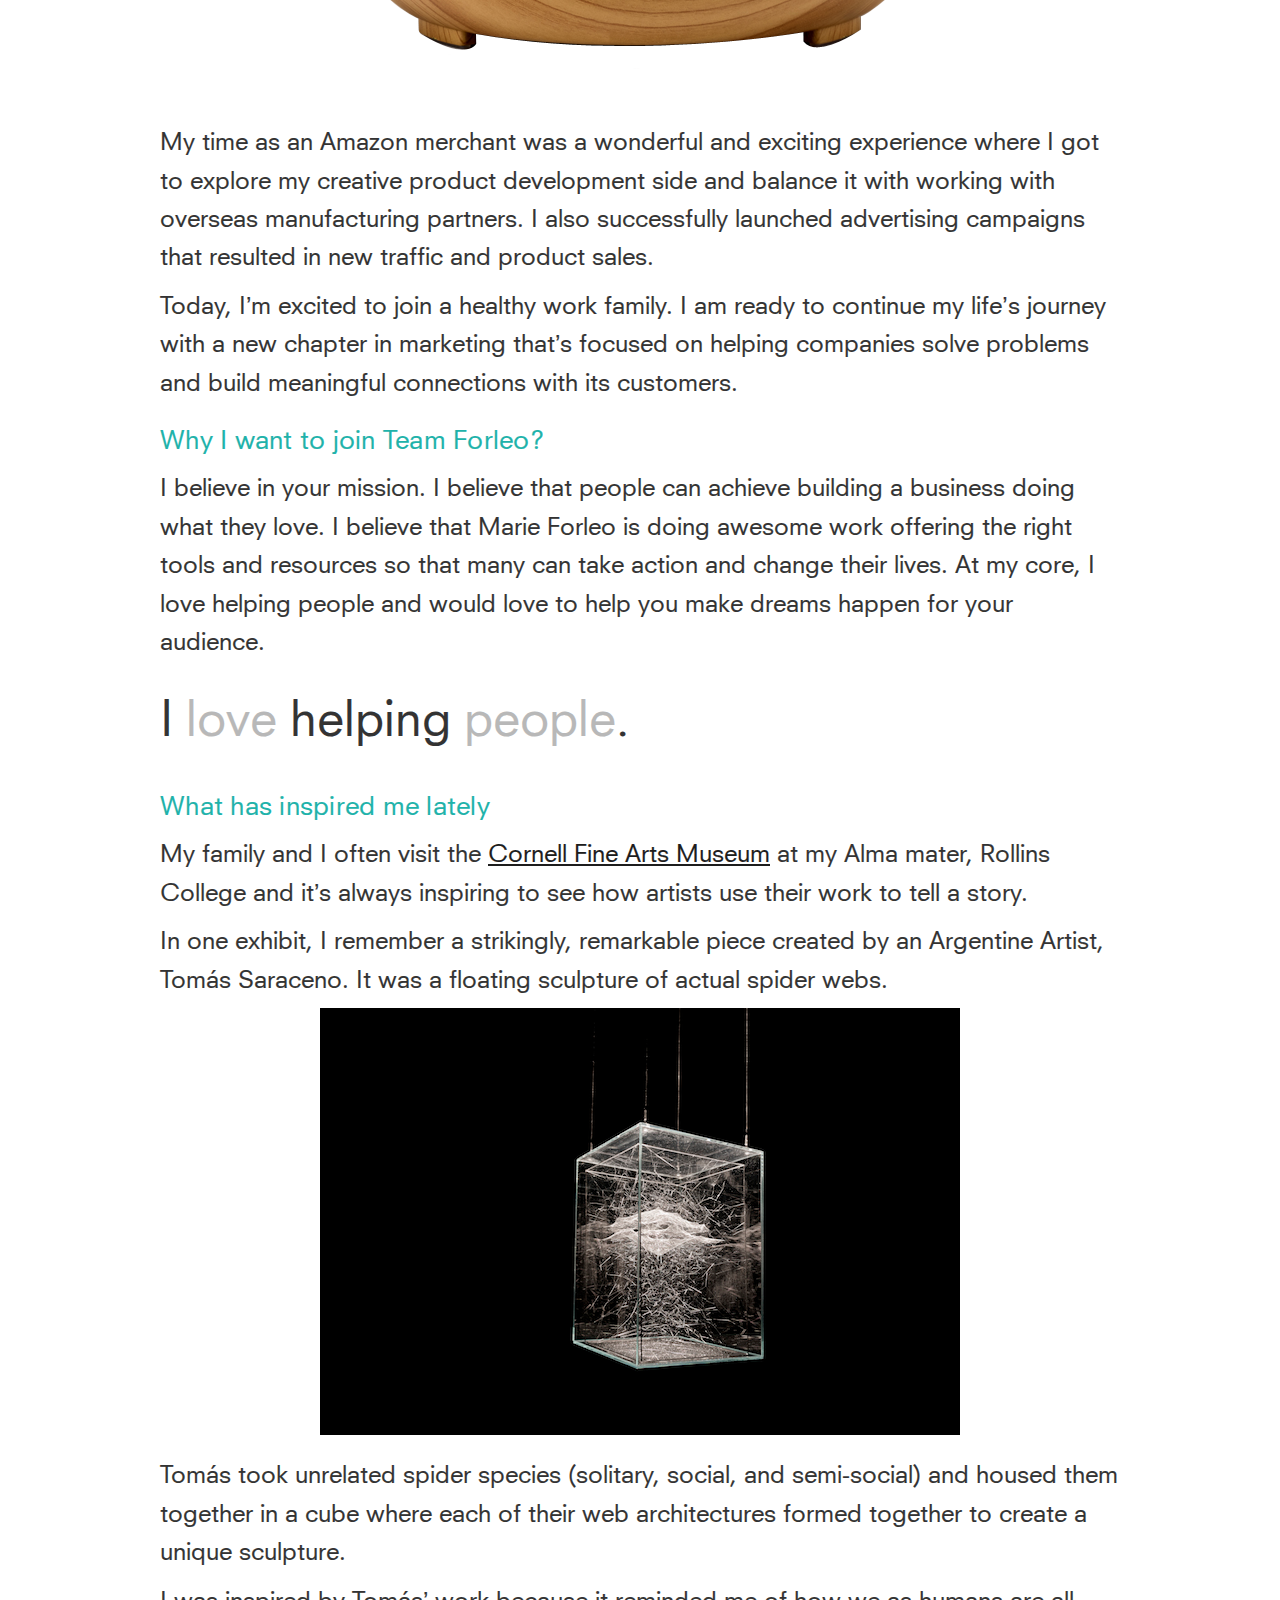
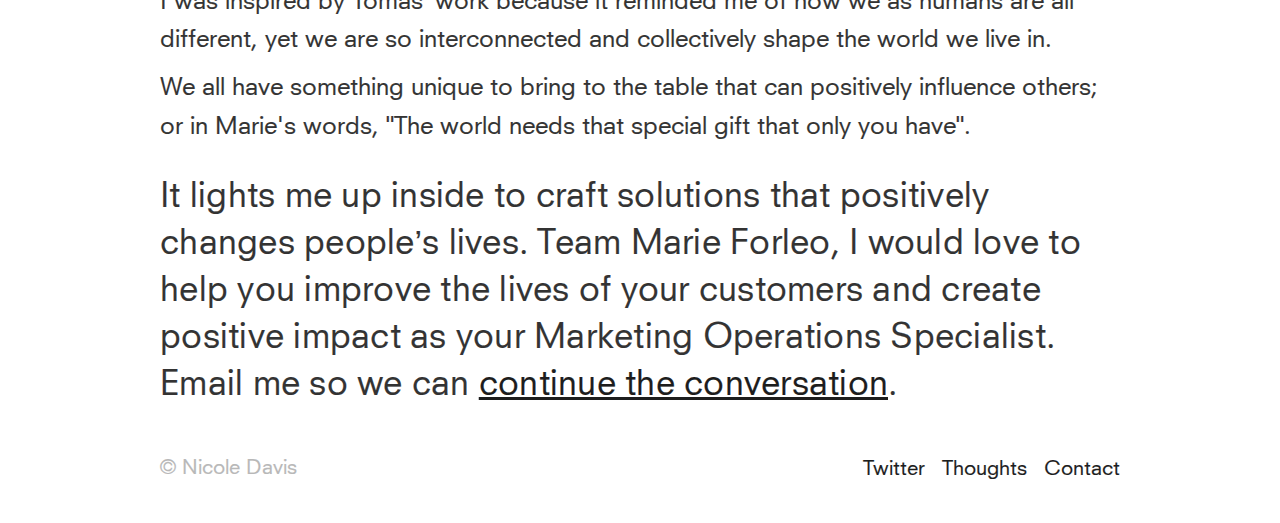
<file: marie-forleo/index.html>
<!DOCTYPE html>
<html lang="en">
<head>
  <meta charset="utf-8">
  <title>Marketing Operations Specialist</title>
  <meta name="description" content="Head of Marketing">
  <meta name="author" content="Nicole Davis">

  <meta name="viewport" content="width=device-width, initial-scale=1">

  <link rel="stylesheet" href="../css/normalize.css">
  <link rel="stylesheet" href="../css/skeleton.css">
  <link rel="stylesheet" href="../css/custom.css">
  <link rel="stylesheet" href="../css/basecamp.css">

  <link rel="icon" type="image/png" href="../images/favicon.png">
</head>
<body>
  <header>
    <div class="container">
      <div class="row">
        <div class="eleven column">
            <ul>
              <li><a href="#">Portfolio</a></li>
              <li><a href="https://medium.com/@nicolefdavis" target="_blank">Thoughts</a></li>
              <li><a href="mailto:nicolefthomas@gmail.com?subject=Hello Nicole">Contact</a></li>
            </ul>
        </div>
      </div>
    </div>
  </header>

  <section class="hero">
    <div class="container">
      <div class="row">
        <div class="eleven column">
          <h1>Team Forleo.</h1>
          <h2>Imagine a world where people thrive doing what they love. </h2>
          <p>"Can I 'make it' by just selling my art? I'm turning 29 this month and I've decided I want so badly to not have to work 50 hours a week anymore for a job that pays me just enough to get by with about $50 left in my account each month.
             I want to start selling my art and hopefully be able to live off doing that for the rest of my life... but I'm scared that (with drawing being my only skill) it won't be enough for me to start my own business and work for myself". – Artist on Reddit </p>
        </div>
      </div>

      <div class="row">
        <div class="eleven column">
          <p>
            <img class="u-max-full-width" src="../images/XtWDGL6TN.png" alt="Hero photo"/>
          </p>
        </div>
      </div>
    </div>
  </section>

  <section class="hero">
    <div class="container">
      <div class="row">
        <div class="eleven column">
          <!--<h2></h2>-->
        </div>
      </div>
    </div>
  </section>

  <section class="expertise">
    <div class="container">
      <div class="row">
        <div class="eleven column">
          <h2>Many want to know - "Can I make it" doing what I love? </h2>

          <p>There are many artists and creatives who know they are meant for something more. They have natural gifts and want to use them to start a business. They want to change their financial situation and be happy living life on their terms. They know that building and running a business will give them the power to influence the world in their own special way.</p>

          <p>I think it’s amazing that Marie has an opportunity to inspire artists and creatives to go for their dreams and I would love to bring my own marketing skills to the table to help you reach customers and let them know that they can address the challenges of building and running a sustainable business around what makes them happy.</p>

          <div class="blockquote">
            <!--<span>...employee</span> and <span>customer</span> happiness first.-->
          </div>

          <!--<p> Over the years, Basecamp has beautifully built its brand presence in the world because of the genuine and thoughtful insights its leadership and teams share blogging, speaking at conferences, delivering podcasts and writing books. </p>-->

        </div>
      </div>

      <div class="row">
        <div class="eleven column">
          <h2></h2>
          <p></p>
          <!-- <div class="metric">
            <div class="statistic">85%</div>
            <div class="description">New customers are <em>from word-of-mouth. (Source: Alignable survey)</em></div>
          </div> -->
          <div class="blockquote">
            <!--<ul>
              <li>Heart Leadership University</li>
              <li>Basecamp TV</li>
              <li>Basecamp Conference</li>
            </ul>
          </div>

          <p>Basecamp has over 100,000 paying customers who are already aligned with Basecamp’s values. Let's build a permanent community by and for these business leaders. Let's create more memories with its current customers by offering more learning opportunities and leading community activities.</p>

          <p>Creative execution of this could be launching a resource center under a Heart Leadership University banner where you offer quality educational content via workshops, webinars or a Basecamp TV experience. You can also invite your current customers to Basecamp live conferences. These are all experiences you can use to help reinforce community and give customers something to spread the word about.</p>
      </div>

      <div class="row">
        <div class="eleven column billboard">
          <p>
            <h2 class="sentence">MARKETING IS
              <div class="fadeIn">
                <span><em>CREATING MEMORIES.</em></span>
                <span><em>BUILDING COMMUNITY.</em></span>
                <span><em>TEACHING PEOPLE.</em></span>
                <span><em>POSITIVE IMPACT.</em></span>-->
              </div>
            </h2>
          </p>
        </div>
      </div>

      <div class="row">
        <div class="eleven column">
          <h2>Who am I?</h2>

          <p>Hi – I’m Nicole, a passionate marketer who loves solving problems and helping businesses improve the lives of their customers. As an American born native of the Danish West Indies, the warmth of sunshine brings me pure joy. In my spare time you could find me on wellness blogs looking for DIY health remedies and the next best healthy recipe for chocolate chip cookies or birthday cakes.</p>

          <p>Most of my 14-year career was lived at Nationwide where I focused on end-to-end management of integrated marketing campaigns. This means that I have experience defining a big picture strategy and working with a cross-functional team to deliver the pieces and parts needed to make that strategy come to life. During my time at Nationwide I launched product and brand focused marketing campaigns and events. I also led advertising campaigns that generated leads and maximized revenue of Nationwide’s financial products. </p>


          <div class="blockquote">
          As an Amazon merchant <span>I successfully launched advertising campaigns</span> resulting in new traffic and revenue.
          </div>

          <p>After the birth of our first child, I made the choice to leave the corporate world and start a consumer focused product business and work remotely from home to balance my family/career equation.</p>

          <p>During that time, I built a niche Amazon brand called <a href="https://pureroyalbrands.com/" target="_blank">Pure Royal Brands</a> which designed, manufactured and shipped aromatherapy essential oil diffusers and humidifiers to customers in the United States.</p>

          <p style="text-align: center;"><img class="u-max-full-width" src="../images/01.png" alt="essential oil diffuser"/></p>

          <p>My time as an Amazon merchant was a wonderful and exciting experience where I got to explore my creative product development side and balance it with working with overseas manufacturing partners. I also successfully launched advertising campaigns that resulted in new traffic and product sales. </p>

          <p>Today, I’m excited to join a healthy work family. I am ready to continue my life’s journey with a new chapter in marketing that’s focused on helping companies solve problems and build meaningful connections with its customers.</p>
        </div>
      </div>

      <div class="row">
        <div class="eleven column">
          <h2>Why I want to join Team Forleo?</h2>

          <p>I believe in your mission. I believe that people can achieve building a business doing what they love. I believe that Marie Forleo is doing awesome work offering the right tools and resources so that many can take action and change their lives. At my core, I love helping people and would love to help you make dreams happen for your audience. </p>

          <div class="blockquote">
          I  <span>love</span> helping <span>people</span>.
          </div>

        <!--  <p>I partnered with an internal cross-functional team to expand our existing web content by integrating more education and engagement resources that prepared advisors for conversations with their clients. In the process, I managed a 1M+ marketing dollar budget and worked with our Creative Agencies of Record (McKinney and Universal McCann) to deliver strategic advertising plans that built awareness amongst financial advisors of everything Nationwide had to offer. </p>

          <p>To help Basecamp define its brand strategy, I would first listen to customers wherever they live online (forums, social media, blog comments, support emails) to understand their challenges and how they perceive Basecamp. I would then help Basecamp clearly articulate who you are and how you address the pains and challenges of your customers. With a full picture of you and your customer, I can better identify the specific tools (e.g. brand guidelines, content strategy, partnerships) needed to help communicate your brand story.</p>-->
        </div>
      </div>

      <div class="row">
        <div class="eleven column">
          <!--<h2>Example of a small-to-medium sized business I think markets themselves well </h2>

          <p>I’ve come to admire the life and business coach, Marie Forleo for her approach to marketing. She’s doing an amazing job because she is crystal clear about who she wants to reach and how she will serve them.</p>

          <p>Marie’s followers are creatives looking to build a business doing what they love and everything she does helps inspire them to go for their dreams. She attracts many to her business with her inspiring online MarieTV show that helps address the challenges of building a business around what makes you happy. She engages her audience through email and offers online courses that help them gain the skills needed to build a sustainable online business.</p>-->
        </div>
      </div>

      <div class="row">
        <div class="eleven column">
          <!--<h2>A creative agency I think is doing particularly interesting work</h2>
          <p>Enso Creative Impact Agency (https://www.enso.co) is a creative agency that builds their business around social good. They help companies that want to have a positive impact on society using their strategic, creative and community building skills. </p>
          <p>Because Basecamp is helping companies rethink the way teams should work, I think you are a perfect client fit for them. Like you, they are making positive impact and business success one and the same. </p>-->
        </div>
      </div>


    <div class="row">
      <div class="eleven column">
        <!--<h2>A time when great marketing caught my attention and turned me into a customer</h2>
        <p>When Primal Kitchen launched its paleo health foods line I immediately became a customer; but it wasn’t an advertisement on Facebook or coupon in a magazine that resulted in my purchase of their paleo friendly mayonnaise and ketchup. It actually was a series of events. I’ve been a follower of Mark Sisson, the founder of Primal Kitchen for years on his blog, marksdailyapple.com. </p>

        <p>I also follow other paleo bloggers who have collaborated with Mark to help people meet their health goals. So, I already had a connection with Mark and began to trust his views on living a paleo lifestyle. I say all of this to point out that great marketing isn’t just one event. It’s a series of touches and experiences. It’s creating memories and building trust that leads to buying customers. </p>-->
      </div>
    </div>

    <div class="row">
      <div class="eleven column">
        <!--<h2>Something I almost bought recently, but decided not to</h2>
        <p>My husband and I were recently in search of a new household laptop. Usually we would just go get a MacBook Pro but this time was different. After hearing so many stories of newer MacBook Pros having keyboard and GPU issues we started to question Apple’s commitment to quality. Today Apple’s reputation for quality isn’t as strong; and the lesson here is that we need to be consistent in delivering what we promise to customers. Brand consistency ensures customers see you as trustworthy and dependable. </p>-->
      </div>
    </div>

    <div class="row">
      <div class="eleven column">
        <h2>What has inspired me lately </h2>
        <p>My family and I often visit the <a href="https://www.rollins.edu/cornell-fine-arts-museum/" target="_blank">Cornell Fine Arts Museum</a> at my Alma mater, Rollins College and it’s always inspiring to see how artists use their work to tell a story. </p>

        <p>In one exhibit, I remember a strikingly, remarkable piece created by an Argentine Artist, Tomás Saraceno. It was a floating sculpture of actual spider webs.</p>

        <p style="text-align: center;"><img class="u-max-full-width" src="../images/03.jpg" alt="We are all connected in the web of humanity."/></p>

        <p>Tomás took unrelated spider species (solitary, social, and semi-social) and housed them together in a cube where each of their web architectures formed together to create a unique sculpture. </p>

        <p>I was inspired by Tomás’ work because it reminded me of how we as humans are all different, yet we are so interconnected and collectively shape the world we live in. </p>

        <p> We all have something unique to bring to the table that can positively influence others; or in Marie's words, "The world needs that special gift that only you have".</p>

    </div>
  </section>

  <section class="hero">
    <div class="container">
      <div class="row">
        <div class="eleven column">
          <h2>It lights me up inside to craft solutions that positively changes people’s lives. Team Marie Forleo, I would love to help you improve the lives of your customers and create positive impact as your Marketing Operations Specialist. Email me so we can <a href="mailto:nicolefthomas@gmail.com?subject=Hello Nicole">continue the conversation</a>.</h2>
        </div>
      </div>
    </div>
  </section>


  <footer>
    <div class="container">
      <div class="row">
        <div class="eleven column">
          <ul class="social">
            <li><a href="https://twitter.com/nicolefdavis" target="_blank">Twitter</a></li>
            <li><a href="https://medium.com/@nicolefdavis" target="_blank">Thoughts</a></li>
            <li><a href="mailto:nicolefthomas@gmail.com?subject=Hello Nicole">Contact</a></li>

            <li class="copyright">© Nicole Davis</li>
          </ul>
        </div>
      </div>
    </div>
  </footer>

</body>
</html>
</file>
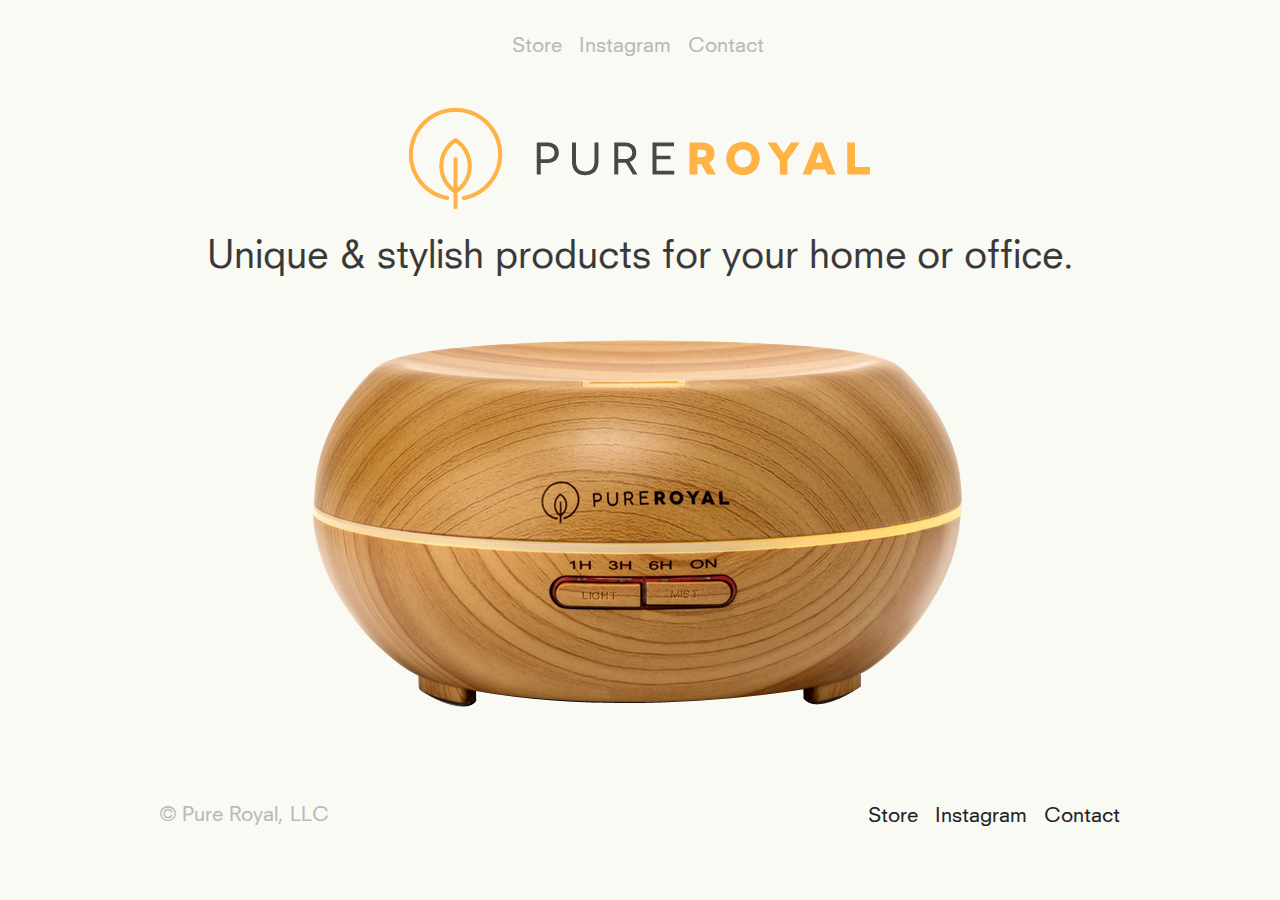
<file: pureroyalbrands/index.html>
<!DOCTYPE html>
<html lang="en">
<head>
  <meta charset="utf-8">
  <title>Pure Royal Brands</title>
  <meta name="description" content="Pure Royal Brands">
  <meta name="author" content="Pure Royal, LLC">

  <meta name="viewport" content="width=device-width, initial-scale=1">

  <link rel="stylesheet" href="css/normalize.css">
  <link rel="stylesheet" href="css/skeleton.css">
  <link rel="stylesheet" href="css/custom.css">

  <link rel="icon" type="image/png" href="images/favicon.png">
</head>
<body>
  <header>
    <div class="container">
      <div class="row">
        <div class="eleven column">
            <ul>
              <li><a href="https://www.amazon.com/dp/product/B01HE0QR3C" target="_blank">Store</a></li>
              <li><a href="https://www.instagram.com/pureroyalbrands" target="_blank">Instagram</a></li>
              <li><a href="mailto:pureroyalbrands@gmail.com" target="_blank">Contact</a></li>
            </ul>
        </div>
      </div>
    </div>
  </header>

  <section class="hero">
    <div class="container">
      <div class="row">
        <div class="eleven column">
          <img class="u-max-full-width" src="images/logo-gold.png"/>
          <p>Unique & stylish products for your home or office.</p>
          <img class="u-max-full-width" src="images/01.png"/>
        </div>
      </div>
    </div>
  </section>

  <footer>
    <div class="container">
      <div class="row">
        <div class="eleven column">
          <ul class="social">
            <li><a href="https://www.amazon.com/dp/product/B01HE0QR3C" target="_blank">Store</a></li>
            <li><a href="https://www.instagram.com/pureroyalbrands" target="_blank">Instagram</a></li>
            <li><a href="mailto:pureroyalbrands@gmail.com" target="_blank">Contact</a></li>
            <li class="copyright">© Pure Royal, LLC</li>
          </ul>
        </div>
      </div>
    </div>
  </footer>
</body>
</html>
</file>
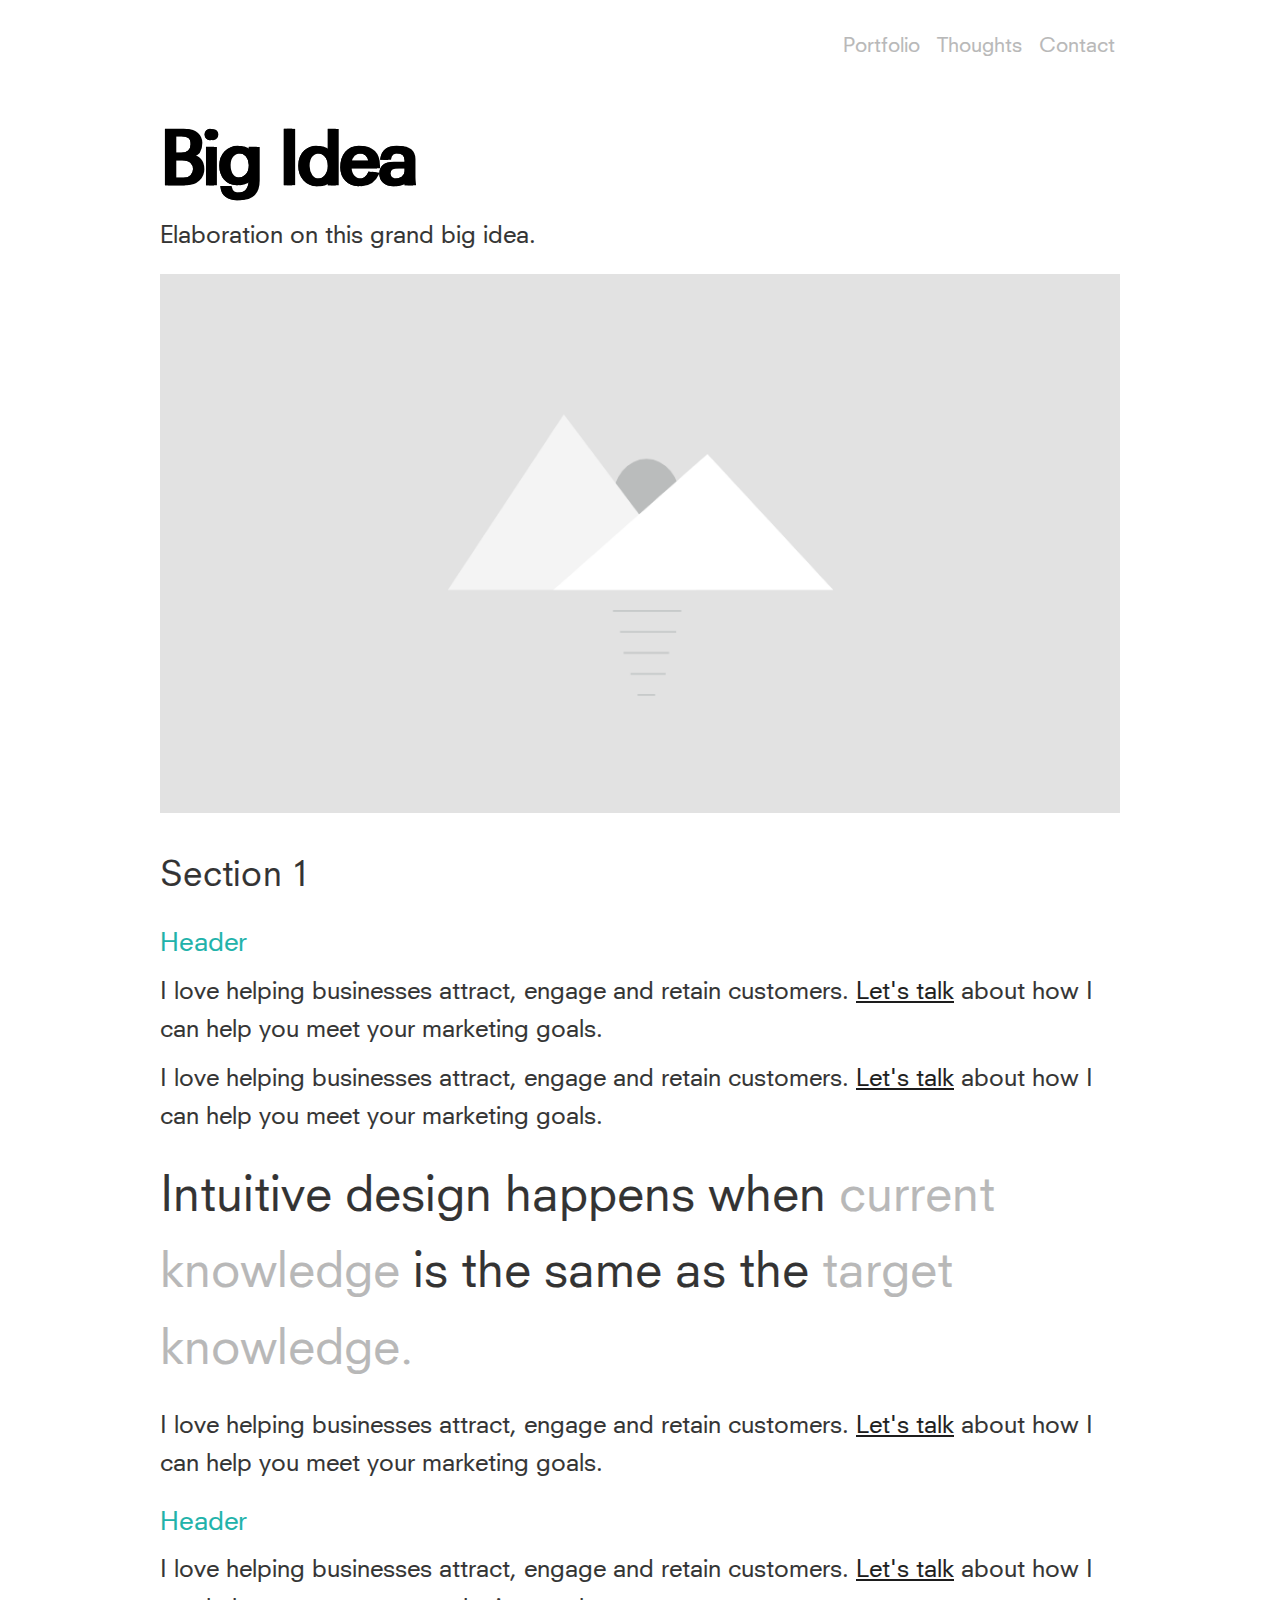
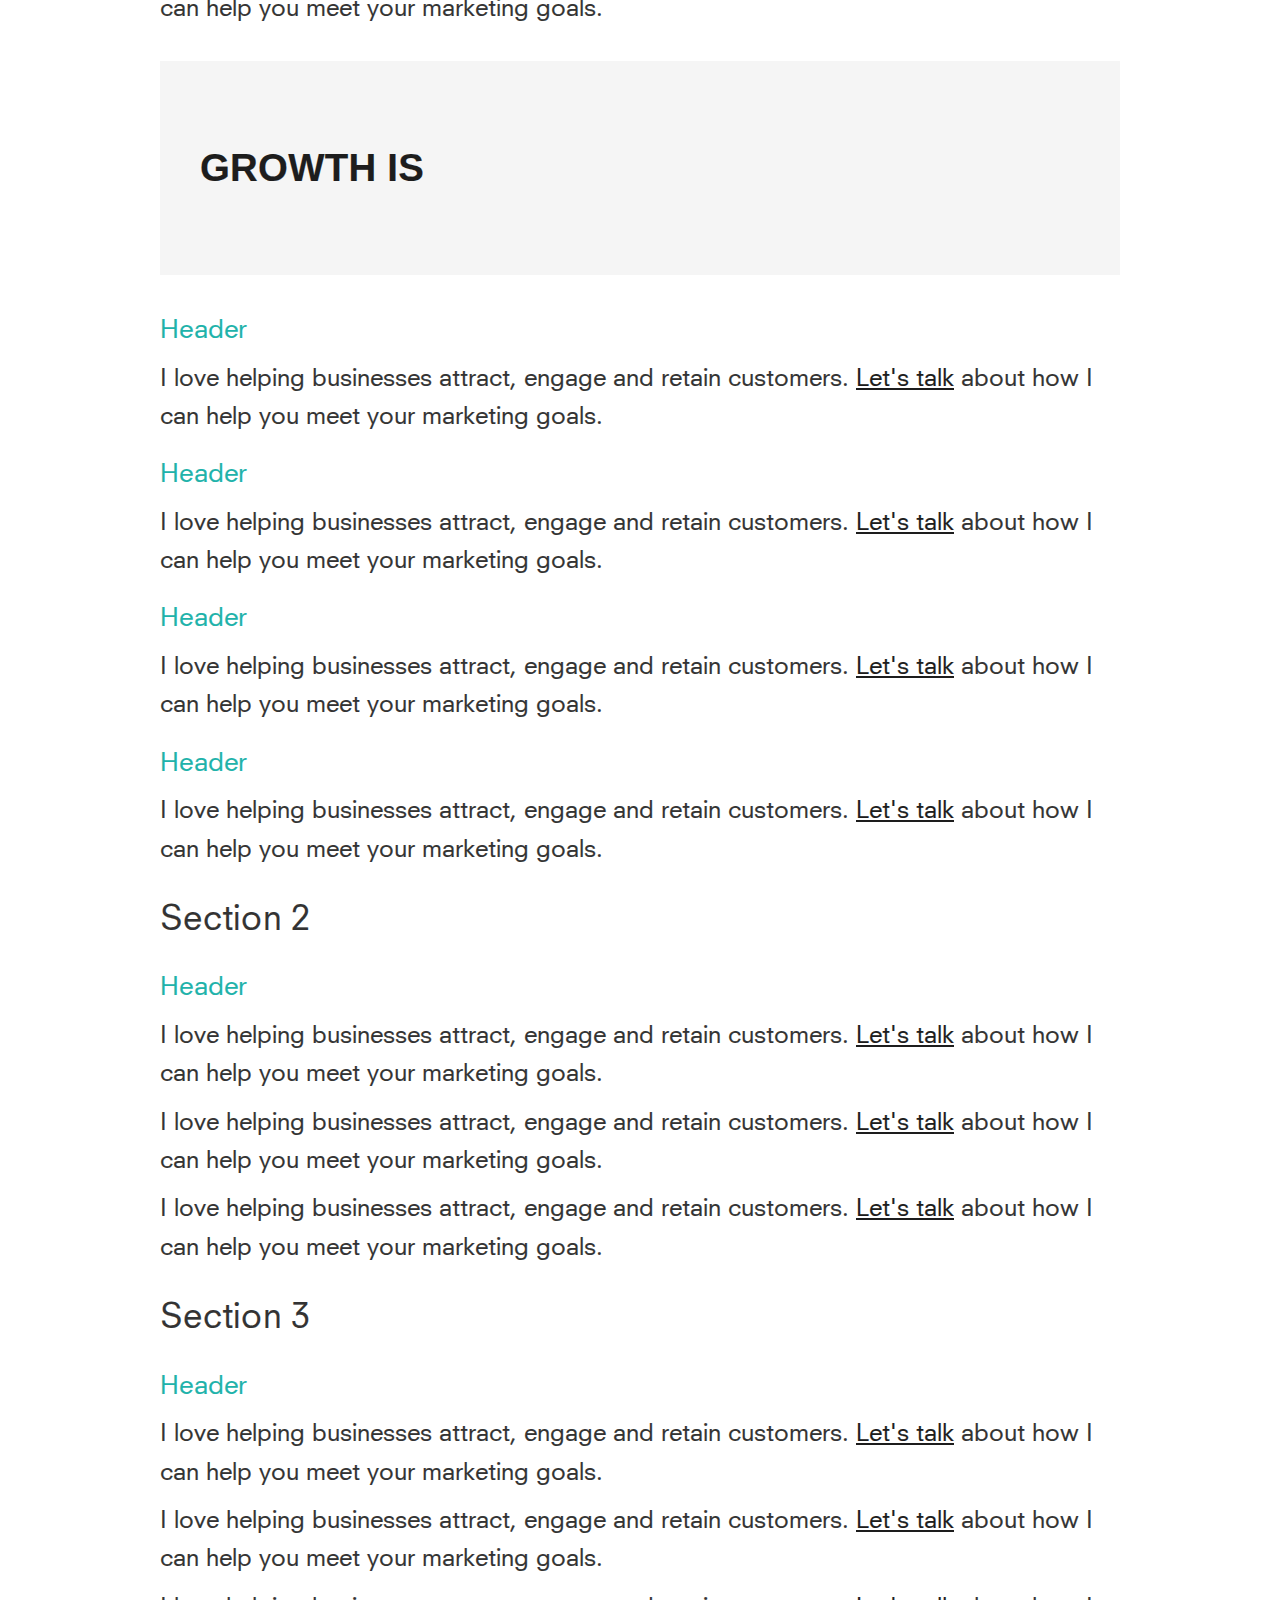
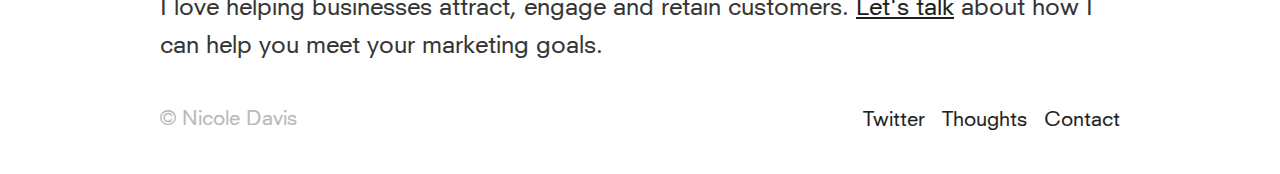
<file: basecamp.html>
<!DOCTYPE html>
<html lang="en">
<head>
  <meta charset="utf-8">
  <title>Head of Marketing</title>
  <meta name="description" content="Head of Marketing">
  <meta name="author" content="Nicole Davis">

  <meta name="viewport" content="width=device-width, initial-scale=1">

  <link rel="stylesheet" href="css/normalize.css">
  <link rel="stylesheet" href="css/skeleton.css">
  <link rel="stylesheet" href="css/custom.css">
  <link rel="stylesheet" href="css/basecamp.css">

  <link rel="icon" type="image/png" href="images/favicon.png">
</head>
<body>
  <header>
    <div class="container">
      <div class="row">
        <div class="eleven column">
            <ul>
              <li><a href="#">Portfolio</a></li>
              <li><a href="https://medium.com/@nicolefdavis" target="_blank">Thoughts</a></li>
              <li><a href="mailto:nicolefthomas@gmail.com?subject=Hello Nicole">Contact</a></li>
            </ul>
        </div>
      </div>
    </div>
  </header>

  <section class="hero">
    <div class="container">
      <div class="row">
        <div class="eleven column">
          <h1>Big Idea</h1>
          <p>Elaboration on this grand big idea.</p>
        </div>
      </div>

      <div class="row">
        <div class="eleven column">
          <p>
            <img class="u-max-full-width" src="images/placeholder.png"/>
          </p>
        </div>
      </div>
    </div>
  </section>

  <section class="hero">
    <div class="container">
      <div class="row">
        <div class="eleven column">
          <h2>Section 1</h2>
        </div>
      </div>
    </div>
  </section>

  <section class="expertise">
    <div class="container">
      <div class="row">
        <div class="eleven column">
          <h2>Header</h2>
          <p>I love helping businesses attract, engage and retain customers.
          <a href="mailto:nicolefthomas@gmail.com?subject=Hello Nicole">Let's talk</a> about how I can help you meet your marketing goals.</p>

          <p>I love helping businesses attract, engage and retain customers.
          <a href="mailto:nicolefthomas@gmail.com?subject=Hello Nicole">Let's talk</a> about how I can help you meet your marketing goals.</p>

          <div class="blockquote">
            Intuitive design happens when <span>current knowledge</span> is the same as the <span>target knowledge.</span>
          </div>

          <p>I love helping businesses attract, engage and retain customers.
          <a href="mailto:nicolefthomas@gmail.com?subject=Hello Nicole">Let's talk</a> about how I can help you meet your marketing goals.</p>
        </div>
      </div>

      <div class="row">
        <div class="eleven column">
          <h2>Header</h2>
          <p>I love helping businesses attract, engage and retain customers.
          <a href="mailto:nicolefthomas@gmail.com?subject=Hello Nicole">Let's talk</a> about how I can help you meet your marketing goals.</p>
        </div>
      </div>

      <div class="row">
        <div class="eleven column billboard">
          <p>
            <h2 class="sentence">GROWTH IS
              <div class="fadeIn">
                <span><em>RECURRING.</em></span>
                <span><em>WORD OF MOUTH.</em></span>
                <span><em>NETWORK EFFECT.</em></span>
                <span><em>REFERALS.</em></span>
                <span><em>IMPACT.</em></span>
              </div>
            </h2>
          </p>
        </div>
      </div>

      <div class="row">
        <div class="eleven column">
          <h2>Header</h2>
          <p>I love helping businesses attract, engage and retain customers.
          <a href="mailto:nicolefthomas@gmail.com?subject=Hello Nicole">Let's talk</a> about how I can help you meet your marketing goals.</p>
        </div>
      </div>

      <div class="row">
        <div class="eleven column">
          <h2>Header</h2>
          <p>I love helping businesses attract, engage and retain customers.
          <a href="mailto:nicolefthomas@gmail.com?subject=Hello Nicole">Let's talk</a> about how I can help you meet your marketing goals.</p>
        </div>
      </div>

      <div class="row">
        <div class="eleven column">
          <h2>Header</h2>
          <p>I love helping businesses attract, engage and retain customers.
          <a href="mailto:nicolefthomas@gmail.com?subject=Hello Nicole">Let's talk</a> about how I can help you meet your marketing goals.</p>
        </div>
      </div>

      <div class="row">
        <div class="eleven column">
          <h2>Header</h2>
          <p>I love helping businesses attract, engage and retain customers.
          <a href="mailto:nicolefthomas@gmail.com?subject=Hello Nicole">Let's talk</a> about how I can help you meet your marketing goals.</p>
        </div>
      </div>
    </div>
  </section>

  <section class="hero">
    <div class="container">
      <div class="row">
        <div class="eleven column">
          <h2>Section 2</h2>
        </div>
      </div>
    </div>
  </section>

  <section class="expertise">
    <div class="container">
      <div class="row">
        <div class="eleven column">
          <h2>Header</h2>
          <p>I love helping businesses attract, engage and retain customers.
          <a href="mailto:nicolefthomas@gmail.com?subject=Hello Nicole">Let's talk</a> about how I can help you meet your marketing goals.</p>

          <p>I love helping businesses attract, engage and retain customers.
          <a href="mailto:nicolefthomas@gmail.com?subject=Hello Nicole">Let's talk</a> about how I can help you meet your marketing goals.</p>

          <p>I love helping businesses attract, engage and retain customers.
          <a href="mailto:nicolefthomas@gmail.com?subject=Hello Nicole">Let's talk</a> about how I can help you meet your marketing goals.</p>
        </div>
      </div>
    </div>
  </section>

  <section class="hero">
    <div class="container">
      <div class="row">
        <div class="eleven column">
          <h2>Section 3</h2>
        </div>
      </div>
    </div>
  </section>

  <section class="expertise">
    <div class="container">
      <div class="row">
        <div class="eleven column">
          <h2>Header</h2>
          <p>I love helping businesses attract, engage and retain customers.
          <a href="mailto:nicolefthomas@gmail.com?subject=Hello Nicole">Let's talk</a> about how I can help you meet your marketing goals.</p>

          <p>I love helping businesses attract, engage and retain customers.
          <a href="mailto:nicolefthomas@gmail.com?subject=Hello Nicole">Let's talk</a> about how I can help you meet your marketing goals.</p>

          <p>I love helping businesses attract, engage and retain customers.
          <a href="mailto:nicolefthomas@gmail.com?subject=Hello Nicole">Let's talk</a> about how I can help you meet your marketing goals.</p>
        </div>
      </div>
    </div>
  </section>

  <footer>
    <div class="container">
      <div class="row">
        <div class="eleven column">
          <ul class="social">
            <li><a href="https://twitter.com/nicolefdavis" target="_blank">Twitter</a></li>
            <li><a href="https://medium.com/@nicolefdavis" target="_blank">Thoughts</a></li>
            <li><a href="mailto:nicolefthomas@gmail.com?subject=Hello Nicole">Contact</a></li>

            <li class="copyright">© Nicole Davis</li>
          </ul>
        </div>
      </div>
    </div>
  </footer>

</body>
</html>
</file>
<file: css/skeleton.css>
/*
* Skeleton V2.0.4
* Copyright 2014, Dave Gamache
* www.getskeleton.com
* Free to use under the MIT license.
* http://www.opensource.org/licenses/mit-license.php
* 12/29/2014
*/


/* Table of contents
––––––––––––––––––––––––––––––––––––––––––––––––––
- Grid
- Base Styles
- Typography
- Links
- Buttons
- Forms
- Lists
- Code
- Tables
- Spacing
- Utilities
- Clearing
- Media Queries
*/


/* Grid
–––––––––––––––––––––––––––––––––––––––––––––––––– */
.container {
  position: relative;
  width: 100%;
  max-width: 960px;
  margin: 0 auto;
  padding: 0 20px;
  box-sizing: border-box; }
.column,
.columns {
  width: 100%;
  float: left;
  box-sizing: border-box; }

/* For devices larger than 400px */
@media (min-width: 400px) {
  .container {
    width: 85%;
    padding: 0; }
}

/* For devices larger than 550px */
@media (min-width: 550px) {
  .container {
    width: 80%; }
  .column,
  .columns {
    margin-left: 4%; }
  .column:first-child,
  .columns:first-child {
    margin-left: 0; }

  .one.column,
  .one.columns                    { width: 4.66666666667%; }
  .two.columns                    { width: 13.3333333333%; }
  .three.columns                  { width: 22%;            }
  .four.columns                   { width: 30.6666666667%; }
  .five.columns                   { width: 39.3333333333%; }
  .six.columns                    { width: 48%;            }
  .seven.columns                  { width: 56.6666666667%; }
  .eight.columns                  { width: 65.3333333333%; }
  .nine.columns                   { width: 74.0%;          }
  .ten.columns                    { width: 82.6666666667%; }
  .eleven.columns                 { width: 91.3333333333%; }
  .twelve.columns                 { width: 100%; margin-left: 0; }

  .one-third.column               { width: 30.6666666667%; }
  .two-thirds.column              { width: 65.3333333333%; }

  .one-half.column                { width: 47%; }

  /* Offsets */
  .offset-by-one.column,
  .offset-by-one.columns          { margin-left: 8.66666666667%; }
  .offset-by-two.column,
  .offset-by-two.columns          { margin-left: 17.3333333333%; }
  .offset-by-three.column,
  .offset-by-three.columns        { margin-left: 26%;            }
  .offset-by-four.column,
  .offset-by-four.columns         { margin-left: 34.6666666667%; }
  .offset-by-five.column,
  .offset-by-five.columns         { margin-left: 43.3333333333%; }
  .offset-by-six.column,
  .offset-by-six.columns          { margin-left: 52%;            }
  .offset-by-seven.column,
  .offset-by-seven.columns        { margin-left: 60.6666666667%; }
  .offset-by-eight.column,
  .offset-by-eight.columns        { margin-left: 69.3333333333%; }
  .offset-by-nine.column,
  .offset-by-nine.columns         { margin-left: 78.0%;          }
  .offset-by-ten.column,
  .offset-by-ten.columns          { margin-left: 86.6666666667%; }
  .offset-by-eleven.column,
  .offset-by-eleven.columns       { margin-left: 95.3333333333%; }

  .offset-by-one-third.column,
  .offset-by-one-third.columns    { margin-left: 34.6666666667%; }
  .offset-by-two-thirds.column,
  .offset-by-two-thirds.columns   { margin-left: 69.3333333333%; }

  .offset-by-one-half.column,
  .offset-by-one-half.columns     { margin-left: 52%; }

}


/* Base Styles
–––––––––––––––––––––––––––––––––––––––––––––––––– */
/* NOTE
html is set to 62.5% so that all the REM measurements throughout Skeleton
are based on 10px sizing. So basically 1.5rem = 15px :) */
html {
  font-size: 62.5%; }
body {
  font-size: 1.5em; /* currently ems cause chrome bug misinterpreting rems on body element */
  line-height: 1.6;
  font-weight: 400;
  font-family: "Raleway", "HelveticaNeue", "Helvetica Neue", Helvetica, Arial, sans-serif;
  color: #222; }


/* Typography
–––––––––––––––––––––––––––––––––––––––––––––––––– */
h1, h2, h3, h4, h5, h6 {
  margin-top: 0;
  margin-bottom: 2rem;
  font-weight: 300; }
h1 { font-size: 4.0rem; line-height: 1.2;  letter-spacing: -.1rem;}
h2 { font-size: 3.6rem; line-height: 1.25; letter-spacing: -.1rem; }
h3 { font-size: 3.0rem; line-height: 1.3;  letter-spacing: -.1rem; }
h4 { font-size: 2.4rem; line-height: 1.35; letter-spacing: -.08rem; }
h5 { font-size: 1.8rem; line-height: 1.5;  letter-spacing: -.05rem; }
h6 { font-size: 1.5rem; line-height: 1.6;  letter-spacing: 0; }

/* Larger than phablet */
@media (min-width: 550px) {
  h1 { font-size: 5.0rem; }
  h2 { font-size: 4.2rem; }
  h3 { font-size: 3.6rem; }
  h4 { font-size: 3.0rem; }
  h5 { font-size: 2.4rem; }
  h6 { font-size: 1.5rem; }
}

p {
  margin-top: 0; }


/* Links
–––––––––––––––––––––––––––––––––––––––––––––––––– */
a {
  color: #1EAEDB; }
a:hover {
  color: #0FA0CE; }


/* Buttons
–––––––––––––––––––––––––––––––––––––––––––––––––– */
.button,
button,
input[type="submit"],
input[type="reset"],
input[type="button"] {
  display: inline-block;
  height: 38px;
  padding: 0 30px;
  color: #555;
  text-align: center;
  font-size: 11px;
  font-weight: 600;
  line-height: 38px;
  letter-spacing: .1rem;
  text-transform: uppercase;
  text-decoration: none;
  white-space: nowrap;
  background-color: transparent;
  border-radius: 4px;
  border: 1px solid #bbb;
  cursor: pointer;
  box-sizing: border-box; }
.button:hover,
button:hover,
input[type="submit"]:hover,
input[type="reset"]:hover,
input[type="button"]:hover,
.button:focus,
button:focus,
input[type="submit"]:focus,
input[type="reset"]:focus,
input[type="button"]:focus {
  color: #333;
  border-color: #888;
  outline: 0; }
.button.button-primary,
button.button-primary,
input[type="submit"].button-primary,
input[type="reset"].button-primary,
input[type="button"].button-primary {
  color: #FFF;
  background-color: #33C3F0;
  border-color: #33C3F0; }
.button.button-primary:hover,
button.button-primary:hover,
input[type="submit"].button-primary:hover,
input[type="reset"].button-primary:hover,
input[type="button"].button-primary:hover,
.button.button-primary:focus,
button.button-primary:focus,
input[type="submit"].button-primary:focus,
input[type="reset"].button-primary:focus,
input[type="button"].button-primary:focus {
  color: #FFF;
  background-color: #1EAEDB;
  border-color: #1EAEDB; }


/* Forms
–––––––––––––––––––––––––––––––––––––––––––––––––– */
input[type="email"],
input[type="number"],
input[type="search"],
input[type="text"],
input[type="tel"],
input[type="url"],
input[type="password"],
textarea,
select {
  height: 38px;
  padding: 6px 10px; /* The 6px vertically centers text on FF, ignored by Webkit */
  background-color: #fff;
  border: 1px solid #D1D1D1;
  border-radius: 4px;
  box-shadow: none;
  box-sizing: border-box; }
/* Removes awkward default styles on some inputs for iOS */
input[type="email"],
input[type="number"],
input[type="search"],
input[type="text"],
input[type="tel"],
input[type="url"],
input[type="password"],
textarea {
  -webkit-appearance: none;
     -moz-appearance: none;
          appearance: none; }
textarea {
  min-height: 65px;
  padding-top: 6px;
  padding-bottom: 6px; }
input[type="email"]:focus,
input[type="number"]:focus,
input[type="search"]:focus,
input[type="text"]:focus,
input[type="tel"]:focus,
input[type="url"]:focus,
input[type="password"]:focus,
textarea:focus,
select:focus {
  border: 1px solid #33C3F0;
  outline: 0; }
label,
legend {
  display: block;
  margin-bottom: .5rem;
  font-weight: 600; }
fieldset {
  padding: 0;
  border-width: 0; }
input[type="checkbox"],
input[type="radio"] {
  display: inline; }
label > .label-body {
  display: inline-block;
  margin-left: .5rem;
  font-weight: normal; }


/* Lists
–––––––––––––––––––––––––––––––––––––––––––––––––– */
ul {
  list-style: circle inside; }
ol {
  list-style: decimal inside; }
ol, ul {
  padding-left: 0;
  margin-top: 0; }
ul ul,
ul ol,
ol ol,
ol ul {
  margin: 1.5rem 0 1.5rem 3rem;
  font-size: 90%; }
li {
  margin-bottom: 1rem; }


/* Code
–––––––––––––––––––––––––––––––––––––––––––––––––– */
code {
  padding: .2rem .5rem;
  margin: 0 .2rem;
  font-size: 90%;
  white-space: nowrap;
  background: #F1F1F1;
  border: 1px solid #E1E1E1;
  border-radius: 4px; }
pre > code {
  display: block;
  padding: 1rem 1.5rem;
  white-space: pre; }


/* Tables
–––––––––––––––––––––––––––––––––––––––––––––––––– */
th,
td {
  padding: 12px 15px;
  text-align: left;
  border-bottom: 1px solid #E1E1E1; }
th:first-child,
td:first-child {
  padding-left: 0; }
th:last-child,
td:last-child {
  padding-right: 0; }


/* Spacing
–––––––––––––––––––––––––––––––––––––––––––––––––– */
button,
.button {
  margin-bottom: 1rem; }
input,
textarea,
select,
fieldset {
  margin-bottom: 1.5rem; }
pre,
blockquote,
dl,
figure,
table,
p,
ul,
ol,
form {
  margin-bottom: 2.5rem; }


/* Utilities
–––––––––––––––––––––––––––––––––––––––––––––––––– */
.u-full-width {
  width: 100%;
  box-sizing: border-box; }
.u-max-full-width {
  max-width: 100%;
  box-sizing: border-box; }
.u-pull-right {
  float: right; }
.u-pull-left {
  float: left; }


/* Misc
–––––––––––––––––––––––––––––––––––––––––––––––––– */
hr {
  margin-top: 3rem;
  margin-bottom: 3.5rem;
  border-width: 0;
  border-top: 1px solid #E1E1E1; }


/* Clearing
–––––––––––––––––––––––––––––––––––––––––––––––––– */

/* Self Clearing Goodness */
.container:after,
.row:after,
.u-cf {
  content: "";
  display: table;
  clear: both; }


/* Media Queries
–––––––––––––––––––––––––––––––––––––––––––––––––– */
/*
Note: The best way to structure the use of media queries is to create the queries
near the relevant code. For example, if you wanted to change the styles for buttons
on small devices, paste the mobile query code up in the buttons section and style it
there.
*/


/* Larger than mobile */
@media (min-width: 400px) {}

/* Larger than phablet (also point when grid becomes active) */
@media (min-width: 550px) {}

/* Larger than tablet */
@media (min-width: 750px) {}

/* Larger than desktop */
@media (min-width: 1000px) {}

/* Larger than Desktop HD */
@media (min-width: 1200px) {}
</file>
<file: css/custom.css>
@font-face {
    font-family:'NeuzeitSLTStd-Book';
    src: url('NeuzeitSLTStd-Book.eot');
    src: url('NeuzeitSLTStd-Book.eot?#iefix') format('embedded-opentype'),
        url('NeuzeitSLTStd-Book.woff') format('woff'),
        url('NeuzeitSLTStd-Book.ttf') format('truetype'),
        url('NeuzeitSLTStd-Book.otf') format('opentype'),
        url('NeuzeitSLTStd-Book.svg#NeuzeitSLTStd-Book') format('svg');
    font-weight: 400;
    font-style: normal;
    font-stretch: normal;
    unicode-range: U+0020-25CA;
}

html {
  font-size: 100%;

  -webkit-font-smoothing: antialiased;
  -webkit-text-stroke: .18px;
}

body {
  font-family: "NeuzeitSLTStd-Book", sans-serif, Helvetica, Arial;
  color: #333;
}


.hero p, {
  font-size: 1.3 em;
  align-items: center;
}

.hero h2 {
  font-size: 1.4em;
  font-weight: normal;
  line-height: 1.4;
}

.hero h2 {
  color: #333;
}

.hero h1 {
  margin: 0;
  margin: 0.2em 0;

  font-size: 3em;
  font-weight: bold;
  color: #000;
  text-shadow: 3px 0 0 #000;
}

.hero .image {
  display: flex;
  align-items: center;
  justify-content: center;
}

.blockquote {
  position: relative;
  font-size: 3rem;
  max-width: 100%;
  margin: 20px auto;
  align-self: center;
  color: #333;
}

.blockquote span {
  color: #b8b8b8;
}

.blockquote ul {
  margin-left: 40px;
}

.blockquote ul li {
  list-style: circle;
  margin: 0;
}

.metric {
  margin: 25px 0;
}

.metric .statistic {
  font-size: 500%;
  font-weight: bold;
  margin: -45px 0 -35px 0;
}

.metric .description {
  color: #333;
  font-size: 75%;
}

.metric .description .em {
  border-bottom: 2px solid #333;
}

ul {
  list-style: none;
  padding: 0;
  margin: 0;
}

header {
  text-align: right;
}

header {
  margin: 1em 0;
}

footer {
  margin: 1em 0 1em 0;
}

header ul li,
footer ul li {
  display: inline-block;
  padding: 0 0.25em;
  color: #b8b8b8;
  font-size: 20px;
}

header ul li:first-child {
  padding-left: 0;
}

header a {
  color: #b8b8b8;
  text-decoration: none;
}

footer a {
  color: #1d1d1d;
  text-decoration: none;
}

header a:hover,
footer a:hover {
  color: #1d1d1d;
  text-decoration: none;
}

footer ul.social {
  text-align: right;
}

footer ul.social li.copyright {
  float: left;
  padding-left: 0;
  margin-top: 3.5px;
}

footer ul.social li:first-child {
  padding-left: 0;
}

footer ul.social li:nth-last-child(2) {
  padding-right: 0;
}

.projects {
  color: #1d1d1d;
}

h2 {
  color: #b8b8b8;
  font-size: 30px;
  letter-spacing: 0.25px;
  margin-bottom: 0;
  margin: 0.5em 0;
}

.projects li {
  margin-bottom: 1.8em;
}

.projects ul li .entity,
.projects ul li .description {
  font-size: 20px;
  line-height: 30px;
  display: block;
}

.projects ul li .description {
  color: #b8b8b8;
}

.value-heading {
  font-size: 22.5px;
  line-height: 30px;
  font-weight: 500;
  color: #1d1d1d;
  color: #b8b8b8;

  margin-bottom: 0;
  margin-bottom: 0.5em;
}

.value-description {
  font-size: 20px;
  line-height: 30px;
  color: #b8b8b8;
  color: #1d1d1d;
}

.expertise a,
.expertise a:hover,
.hero a,
.hero a:hover {
  color: #1d1d1d;
  text-decoration: underline;
  font: normal;
}

.billboard {
    background-color: #f5f5f5;
    font-family: 'Raleway', sans-serif;
    margin: 25px auto;
    padding: 5vw 40px;
    position: relative;
    width: 100%;
}

.billboard:after {
  content: "";
  display: table;
  clear: both;
}

.billboard .sentence {
  color: #1d1d1d;
  font-size: 3.0vw;
  font-weight: 800;
  text-align: left;
}

.billboard h2 em {
  font-style: normal;
  border-bottom: 2px solid #1d1d1d;
}

/*FadeIn*/
.fadeIn {
	display: inline;
	text-indent: 8px;
}
.fadeIn span {
	animation: fadeEffect 12.5s linear infinite 0s;
	-ms-animation: fadeEffect 12.5s linear infinite 0s;
	-webkit-animation: fadeEffect 12.5s linear infinite 0s;
	opacity: 0;
	overflow: hidden;
	position: absolute;
}
.fadeIn span:nth-child(2) {
	animation-delay: 2.5s;
	-ms-animation-delay: 2.5s;
	-webkit-animation-delay: 2.5s;
}
.fadeIn span:nth-child(3) {
	animation-delay: 5s;
	-ms-animation-delay: 5s;
	-webkit-animation-delay: 5s;
}
.fadeIn span:nth-child(4) {
	animation-delay: 7.5s;
	-ms-animation-delay: 7.5s;
	-webkit-animation-delay: 7.5s;
}
.fadeIn span:nth-child(5) {
	animation-delay: 10s;
	-ms-animation-delay: 10s;
	-webkit-animation-delay: 10s;
}

/*FadeIn Animation*/
@-moz-keyframes fadeEffect {
	0% { opacity: 0; }
	5% { opacity: 0; -moz-transform: translateY(0px); }
	10% { opacity: 1; -moz-transform: translateY(0px); }
	25% { opacity: 1; -moz-transform: translateY(0px); }
	30% { opacity: 0; -moz-transform: translateY(0px); }
	80% { opacity: 0; }
	100% { opacity: 0; }
}
@-webkit-keyframes fadeEffect {
	0% { opacity: 0; }
	5% { opacity: 0; -webkit-transform: translateY(0px); }
	10% { opacity: 1; -webkit-transform: translateY(0px); }
	25% { opacity: 1; -webkit-transform: translateY(0px); }
	30% { opacity: 0; -webkit-transform: translateY(0px); }
	80% { opacity: 0; }
	100% { opacity: 0; }
}
@-ms-keyframes fadeEffect {
	0% { opacity: 0; }
	5% { opacity: 0; -ms-transform: translateY(0px); }
	10% { opacity: 1; -ms-transform: translateY(0px); }
	25% { opacity: 1; -ms-transform: translateY(0px); }
	30% { opacity: 0; -ms-transform: translateY(0px); }
	80% { opacity: 0; }
	100% { opacity: 0; }
}


.certifications {
  text-align: center;
}

.campaign-description {
  margin: 0;
  padding: 0;
  font-size: 20px;
  margin: 15px 0;
}

.campaign-description strong {
  margin: 0;
  padding: 0;
  font-weight: 600;
}

.campaign-description p {
  margin: 0;
  padding: 0;
  margin-bottom: 10px;
}

/* tablet */
@media only screen and (max-width : 768px) {
  .hero h1 {
    font-size: 3em;
  }

  .hero p {
    font-size: 1.4em;
  }
}

@media only screen and (max-width : 500px) {
  header,
  footer ul.social {
    text-align: left;
  }
}

/* mobile */
@media only screen and (max-width : 465px) {
  .hero h1 {
    font-size: 2em;
    text-shadow: 1px 0 0 #000;
  }

  .hero p {
    font-size: 1em;
  }

  .expertise p {
    font-size: 0.8em;
  }
}
</file>
<file: css/basecamp.css>
h2 {
  font-size: 25.5px;
  color: #20B2AA
}

p {
  margin: 0;
  margin: 10px 0;
}
</file>
<file: pureroyalbrands/css/skeleton.css>
/*
* Skeleton V2.0.4
* Copyright 2014, Dave Gamache
* www.getskeleton.com
* Free to use under the MIT license.
* http://www.opensource.org/licenses/mit-license.php
* 12/29/2014
*/


/* Table of contents
––––––––––––––––––––––––––––––––––––––––––––––––––
- Grid
- Base Styles
- Typography
- Links
- Buttons
- Forms
- Lists
- Code
- Tables
- Spacing
- Utilities
- Clearing
- Media Queries
*/


/* Grid
–––––––––––––––––––––––––––––––––––––––––––––––––– */
.container {
  position: relative;
  width: 100%;
  max-width: 960px;
  margin: 0 auto;
  padding: 0 20px;
  box-sizing: border-box; }
.column,
.columns {
  width: 100%;
  float: left;
  box-sizing: border-box; }

/* For devices larger than 400px */
@media (min-width: 400px) {
  .container {
    width: 85%;
    padding: 0; }
}

/* For devices larger than 550px */
@media (min-width: 550px) {
  .container {
    width: 80%; }
  .column,
  .columns {
    margin-left: 4%; }
  .column:first-child,
  .columns:first-child {
    margin-left: 0; }

  .one.column,
  .one.columns                    { width: 4.66666666667%; }
  .two.columns                    { width: 13.3333333333%; }
  .three.columns                  { width: 22%;            }
  .four.columns                   { width: 30.6666666667%; }
  .five.columns                   { width: 39.3333333333%; }
  .six.columns                    { width: 48%;            }
  .seven.columns                  { width: 56.6666666667%; }
  .eight.columns                  { width: 65.3333333333%; }
  .nine.columns                   { width: 74.0%;          }
  .ten.columns                    { width: 82.6666666667%; }
  .eleven.columns                 { width: 91.3333333333%; }
  .twelve.columns                 { width: 100%; margin-left: 0; }

  .one-third.column               { width: 30.6666666667%; }
  .two-thirds.column              { width: 65.3333333333%; }

  .one-half.column                { width: 48%; }

  /* Offsets */
  .offset-by-one.column,
  .offset-by-one.columns          { margin-left: 8.66666666667%; }
  .offset-by-two.column,
  .offset-by-two.columns          { margin-left: 17.3333333333%; }
  .offset-by-three.column,
  .offset-by-three.columns        { margin-left: 26%;            }
  .offset-by-four.column,
  .offset-by-four.columns         { margin-left: 34.6666666667%; }
  .offset-by-five.column,
  .offset-by-five.columns         { margin-left: 43.3333333333%; }
  .offset-by-six.column,
  .offset-by-six.columns          { margin-left: 52%;            }
  .offset-by-seven.column,
  .offset-by-seven.columns        { margin-left: 60.6666666667%; }
  .offset-by-eight.column,
  .offset-by-eight.columns        { margin-left: 69.3333333333%; }
  .offset-by-nine.column,
  .offset-by-nine.columns         { margin-left: 78.0%;          }
  .offset-by-ten.column,
  .offset-by-ten.columns          { margin-left: 86.6666666667%; }
  .offset-by-eleven.column,
  .offset-by-eleven.columns       { margin-left: 95.3333333333%; }

  .offset-by-one-third.column,
  .offset-by-one-third.columns    { margin-left: 34.6666666667%; }
  .offset-by-two-thirds.column,
  .offset-by-two-thirds.columns   { margin-left: 69.3333333333%; }

  .offset-by-one-half.column,
  .offset-by-one-half.columns     { margin-left: 52%; }

}


/* Base Styles
–––––––––––––––––––––––––––––––––––––––––––––––––– */
/* NOTE
html is set to 62.5% so that all the REM measurements throughout Skeleton
are based on 10px sizing. So basically 1.5rem = 15px :) */
html {
  font-size: 62.5%; }
body {
  font-size: 1.5em; /* currently ems cause chrome bug misinterpreting rems on body element */
  line-height: 1.6;
  font-weight: 400;
  font-family: "Raleway", "HelveticaNeue", "Helvetica Neue", Helvetica, Arial, sans-serif;
  color: #222; }


/* Typography
–––––––––––––––––––––––––––––––––––––––––––––––––– */
h1, h2, h3, h4, h5, h6 {
  margin-top: 0;
  margin-bottom: 2rem;
  font-weight: 300; }
h1 { font-size: 4.0rem; line-height: 1.2;  letter-spacing: -.1rem;}
h2 { font-size: 3.6rem; line-height: 1.25; letter-spacing: -.1rem; }
h3 { font-size: 3.0rem; line-height: 1.3;  letter-spacing: -.1rem; }
h4 { font-size: 2.4rem; line-height: 1.35; letter-spacing: -.08rem; }
h5 { font-size: 1.8rem; line-height: 1.5;  letter-spacing: -.05rem; }
h6 { font-size: 1.5rem; line-height: 1.6;  letter-spacing: 0; }

/* Larger than phablet */
@media (min-width: 550px) {
  h1 { font-size: 5.0rem; }
  h2 { font-size: 4.2rem; }
  h3 { font-size: 3.6rem; }
  h4 { font-size: 3.0rem; }
  h5 { font-size: 2.4rem; }
  h6 { font-size: 1.5rem; }
}

p {
  margin-top: 0; }


/* Links
–––––––––––––––––––––––––––––––––––––––––––––––––– */
a {
  color: #1EAEDB; }
a:hover {
  color: #0FA0CE; }


/* Buttons
–––––––––––––––––––––––––––––––––––––––––––––––––– */
.button,
button,
input[type="submit"],
input[type="reset"],
input[type="button"] {
  display: inline-block;
  height: 38px;
  padding: 0 30px;
  color: #555;
  text-align: center;
  font-size: 11px;
  font-weight: 600;
  line-height: 38px;
  letter-spacing: .1rem;
  text-transform: uppercase;
  text-decoration: none;
  white-space: nowrap;
  background-color: transparent;
  border-radius: 4px;
  border: 1px solid #bbb;
  cursor: pointer;
  box-sizing: border-box; }
.button:hover,
button:hover,
input[type="submit"]:hover,
input[type="reset"]:hover,
input[type="button"]:hover,
.button:focus,
button:focus,
input[type="submit"]:focus,
input[type="reset"]:focus,
input[type="button"]:focus {
  color: #333;
  border-color: #888;
  outline: 0; }
.button.button-primary,
button.button-primary,
input[type="submit"].button-primary,
input[type="reset"].button-primary,
input[type="button"].button-primary {
  color: #FFF;
  background-color: #33C3F0;
  border-color: #33C3F0; }
.button.button-primary:hover,
button.button-primary:hover,
input[type="submit"].button-primary:hover,
input[type="reset"].button-primary:hover,
input[type="button"].button-primary:hover,
.button.button-primary:focus,
button.button-primary:focus,
input[type="submit"].button-primary:focus,
input[type="reset"].button-primary:focus,
input[type="button"].button-primary:focus {
  color: #FFF;
  background-color: #1EAEDB;
  border-color: #1EAEDB; }


/* Forms
–––––––––––––––––––––––––––––––––––––––––––––––––– */
input[type="email"],
input[type="number"],
input[type="search"],
input[type="text"],
input[type="tel"],
input[type="url"],
input[type="password"],
textarea,
select {
  height: 38px;
  padding: 6px 10px; /* The 6px vertically centers text on FF, ignored by Webkit */
  background-color: #fff;
  border: 1px solid #D1D1D1;
  border-radius: 4px;
  box-shadow: none;
  box-sizing: border-box; }
/* Removes awkward default styles on some inputs for iOS */
input[type="email"],
input[type="number"],
input[type="search"],
input[type="text"],
input[type="tel"],
input[type="url"],
input[type="password"],
textarea {
  -webkit-appearance: none;
     -moz-appearance: none;
          appearance: none; }
textarea {
  min-height: 65px;
  padding-top: 6px;
  padding-bottom: 6px; }
input[type="email"]:focus,
input[type="number"]:focus,
input[type="search"]:focus,
input[type="text"]:focus,
input[type="tel"]:focus,
input[type="url"]:focus,
input[type="password"]:focus,
textarea:focus,
select:focus {
  border: 1px solid #33C3F0;
  outline: 0; }
label,
legend {
  display: block;
  margin-bottom: .5rem;
  font-weight: 600; }
fieldset {
  padding: 0;
  border-width: 0; }
input[type="checkbox"],
input[type="radio"] {
  display: inline; }
label > .label-body {
  display: inline-block;
  margin-left: .5rem;
  font-weight: normal; }


/* Lists
–––––––––––––––––––––––––––––––––––––––––––––––––– */
ul {
  list-style: circle inside; }
ol {
  list-style: decimal inside; }
ol, ul {
  padding-left: 0;
  margin-top: 0; }
ul ul,
ul ol,
ol ol,
ol ul {
  margin: 1.5rem 0 1.5rem 3rem;
  font-size: 90%; }
li {
  margin-bottom: 1rem; }


/* Code
–––––––––––––––––––––––––––––––––––––––––––––––––– */
code {
  padding: .2rem .5rem;
  margin: 0 .2rem;
  font-size: 90%;
  white-space: nowrap;
  background: #F1F1F1;
  border: 1px solid #E1E1E1;
  border-radius: 4px; }
pre > code {
  display: block;
  padding: 1rem 1.5rem;
  white-space: pre; }


/* Tables
–––––––––––––––––––––––––––––––––––––––––––––––––– */
th,
td {
  padding: 12px 15px;
  text-align: left;
  border-bottom: 1px solid #E1E1E1; }
th:first-child,
td:first-child {
  padding-left: 0; }
th:last-child,
td:last-child {
  padding-right: 0; }


/* Spacing
–––––––––––––––––––––––––––––––––––––––––––––––––– */
button,
.button {
  margin-bottom: 1rem; }
input,
textarea,
select,
fieldset {
  margin-bottom: 1.5rem; }
pre,
blockquote,
dl,
figure,
table,
p,
ul,
ol,
form {
  margin-bottom: 2.5rem; }


/* Utilities
–––––––––––––––––––––––––––––––––––––––––––––––––– */
.u-full-width {
  width: 100%;
  box-sizing: border-box; }
.u-max-full-width {
  max-width: 100%;
  box-sizing: border-box; }
.u-pull-right {
  float: right; }
.u-pull-left {
  float: left; }


/* Misc
–––––––––––––––––––––––––––––––––––––––––––––––––– */
hr {
  margin-top: 3rem;
  margin-bottom: 3.5rem;
  border-width: 0;
  border-top: 1px solid #E1E1E1; }


/* Clearing
–––––––––––––––––––––––––––––––––––––––––––––––––– */

/* Self Clearing Goodness */
.container:after,
.row:after,
.u-cf {
  content: "";
  display: table;
  clear: both; }


/* Media Queries
–––––––––––––––––––––––––––––––––––––––––––––––––– */
/*
Note: The best way to structure the use of media queries is to create the queries
near the relevant code. For example, if you wanted to change the styles for buttons
on small devices, paste the mobile query code up in the buttons section and style it
there.
*/


/* Larger than mobile */
@media (min-width: 400px) {}

/* Larger than phablet (also point when grid becomes active) */
@media (min-width: 550px) {}

/* Larger than tablet */
@media (min-width: 750px) {}

/* Larger than desktop */
@media (min-width: 1000px) {}

/* Larger than Desktop HD */
@media (min-width: 1200px) {}
</file>
<file: pureroyalbrands/css/custom.css>
@font-face {
    font-family:'NeuzeitSLTStd-Book';
    src: url('NeuzeitSLTStd-Book.eot');
    src: url('NeuzeitSLTStd-Book.eot?#iefix') format('embedded-opentype'),
        url('NeuzeitSLTStd-Book.woff') format('woff'),
        url('NeuzeitSLTStd-Book.ttf') format('truetype'),
        url('NeuzeitSLTStd-Book.otf') format('opentype'),
        url('NeuzeitSLTStd-Book.svg#NeuzeitSLTStd-Book') format('svg');
    font-weight: 400;
    font-style: normal;
    font-stretch: normal;
    unicode-range: U+0020-25CA;
}

html {
  font-size: 100%;

  -webkit-font-smoothing: antialiased;
  -webkit-text-stroke: .18px;
}

body {
  font-family: "NeuzeitSLTStd-Book", sans-serif, Helvetica, Arial;
  color: #333;
  background-color: #fafaf5;
}

.hero {
  text-align: center;
}

.hero p {
  font-size: 1.6em;
  font-weight: normal;
  line-height: 1.4;

  color: #383838;
}

.hero h1 {
  margin: 0;
  margin: 0.2em 0;

  font-size: 3em;
  font-weight: bold;
  color: #444;
  text-shadow: 3px 0 0 #000;
  text-align: center;
}

ul {
  list-style: none;
  padding: 0;
  margin: 0;
}

header {
  text-align: center;
}

header {
  margin: 1em 0;
}

footer {
  margin: 1em 0 1em 0;
}

header ul li,
footer ul li {
  display: inline-block;
  padding: 0 0.25em;
  color: #b8b8b8;
  font-size: 20px;
}

header ul li:first-child {
  padding-left: 0;
}

header a {
  color: #b8b8b8;
  text-decoration: none;
}

footer a {
  color: #1d1d1d;
  text-decoration: none;
}

header a:hover,
footer a:hover {
  color: #1d1d1d;
  text-decoration: none;
}

footer ul.social {
  text-align: right;
}

footer ul.social li.copyright {
  float: left;
  padding-left: 0;
  margin-top: 3.5px;
}

footer ul.social li:first-child {
  padding-left: 0;
}

footer ul.social li:nth-last-child(2) {
  padding-right: 0;
}

.projects {
  color: #1d1d1d;
}

h2 {
  color: #b8b8b8;
  font-size: 20px;
  letter-spacing: 0.25px;
  margin-bottom: 0;
  margin-bottom: 1.2em;
}

.projects li {
  margin-bottom: 1.8em;
}

.projects ul li .entity,
.projects ul li .description {
  font-size: 20px;
  line-height: 30px;
  display: block;
}

.projects ul li .description {
  color: #b8b8b8;
}

.value-heading {
  font-size: 22.5px;
  line-height: 30px;
  font-weight: 500;
  color: #1d1d1d;
  color: #b8b8b8;

  margin-bottom: 0;
  margin-bottom: 0.5em;
}

.value-description {
  font-size: 20px;
  line-height: 30px;
  color: #b8b8b8;
  color: #1d1d1d;
}

.expertise a,
.expertise a:hover {
  color: #1d1d1d;
  text-decoration: underline;
  font: normal;
}

/* tablet */
@media only screen and (max-width : 768px) {
  .hero h1 {
    font-size: 3em;
  }

  .hero p {
    font-size: 1.4em;
  }
}

@media only screen and (max-width : 500px) {
  /*header,*/
  footer ul.social {
    text-align: center;
  }

  footer ul.social li.copyright {
    float: none;
    text-align: center;
  }
}

/* mobile */
@media only screen and (max-width : 465px) {
  .hero h1 {
    font-size: 2em;
    text-shadow: 1px 0 0 #000;
  }

  .hero p {
    font-size: 1em;
  }

  .expertise p {
    font-size: 0.8em;
  }
}
</file>
